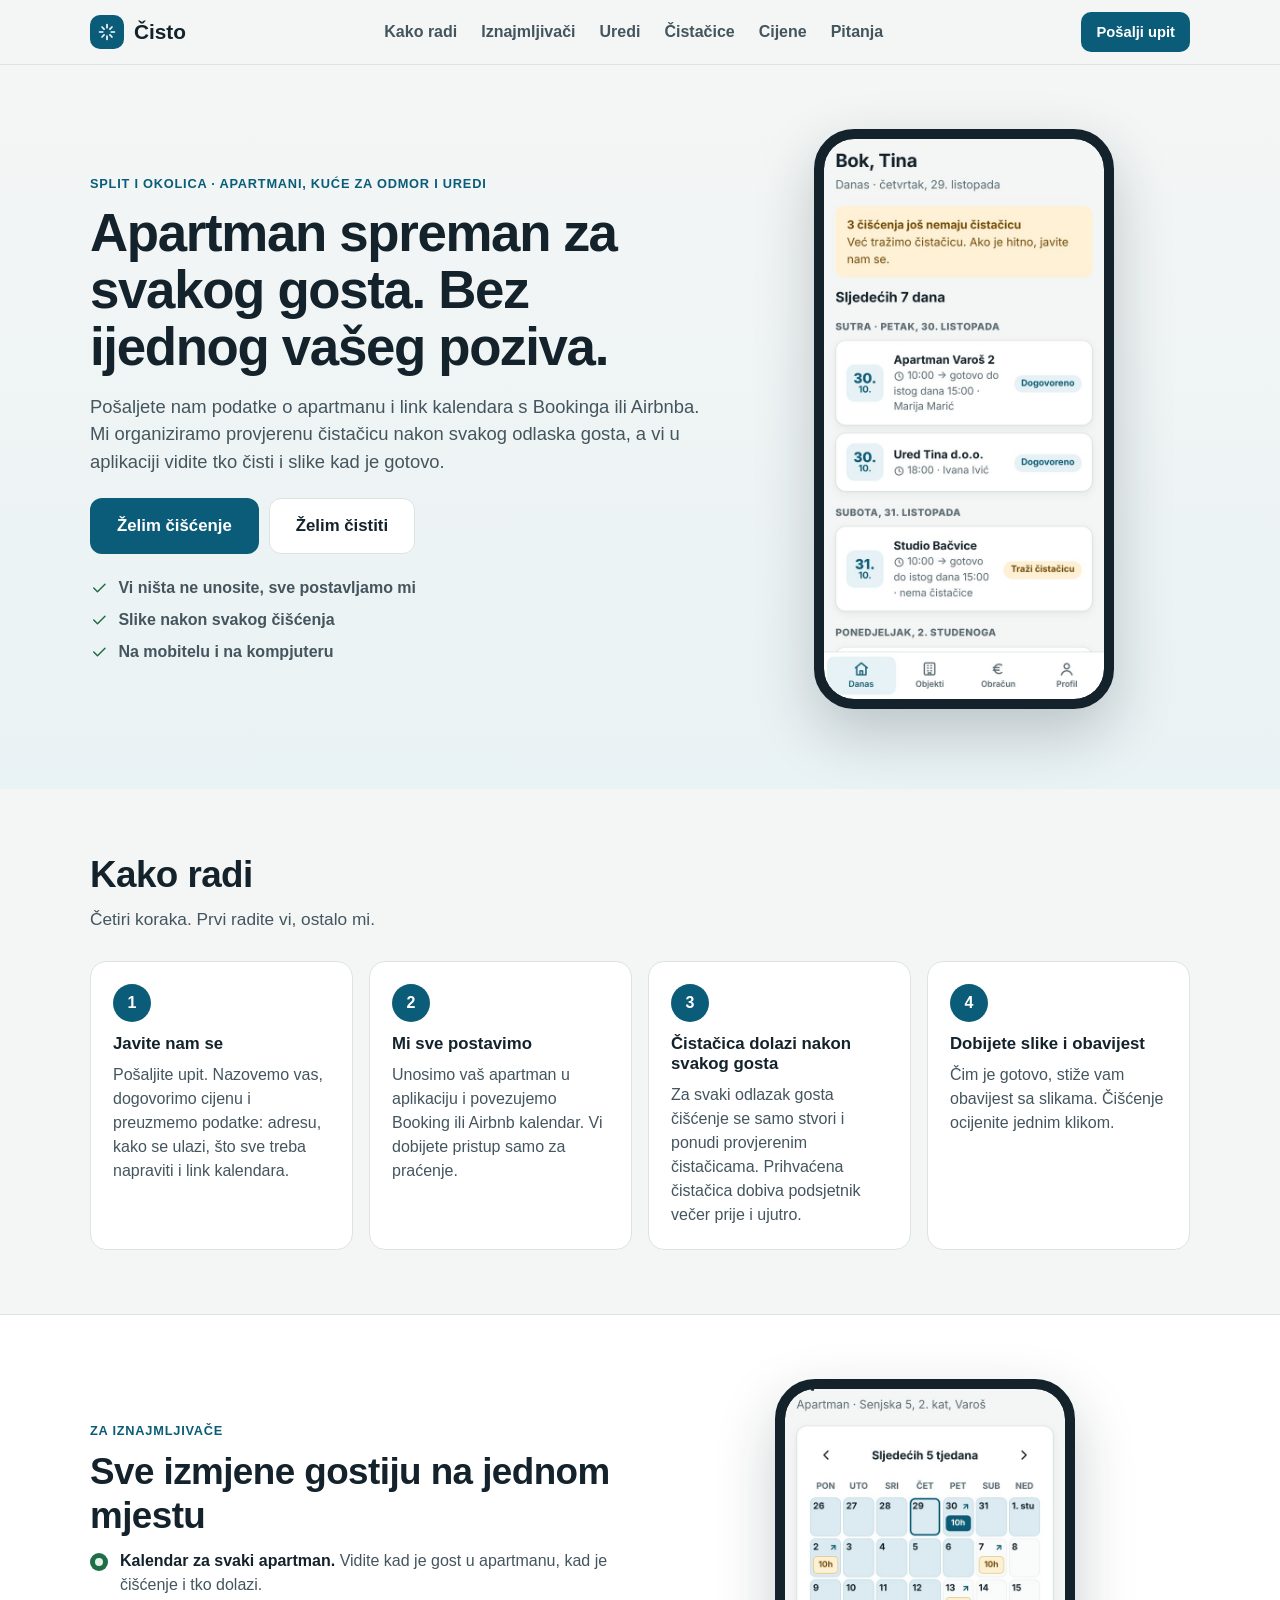
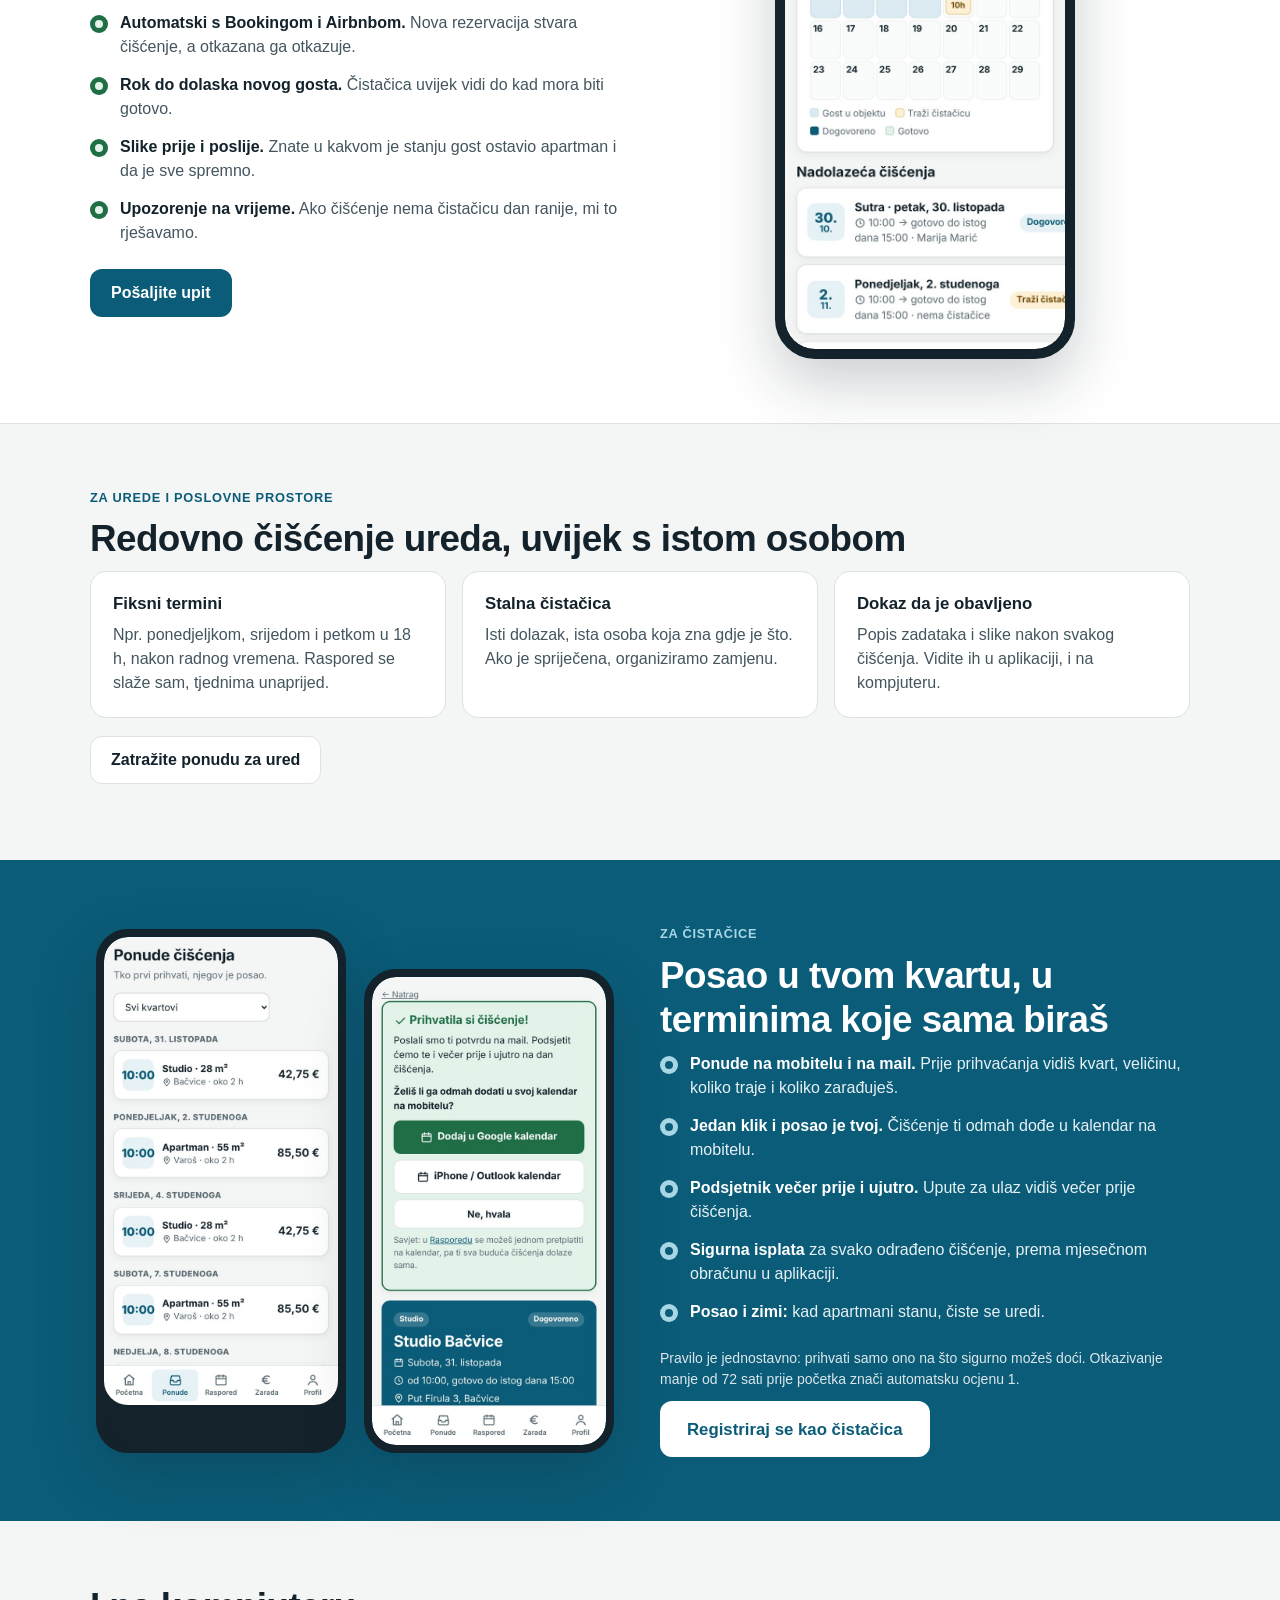
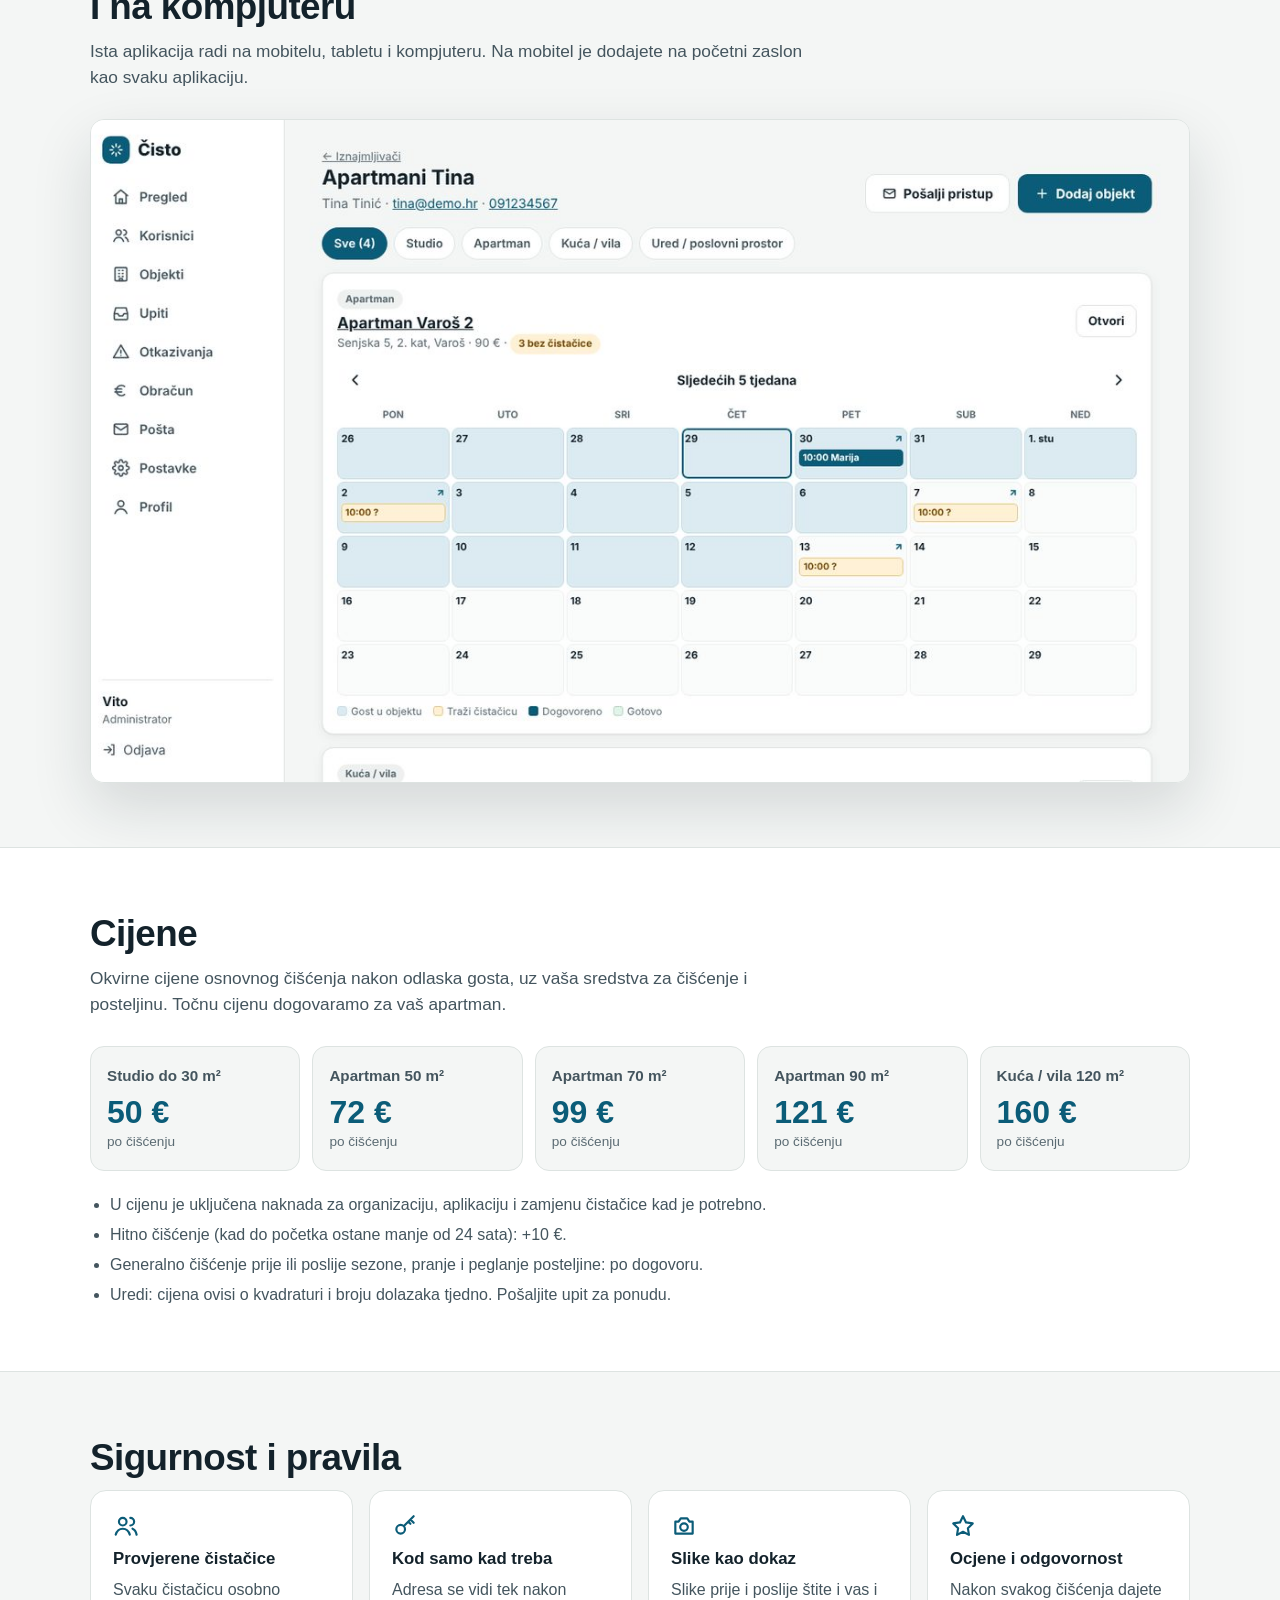
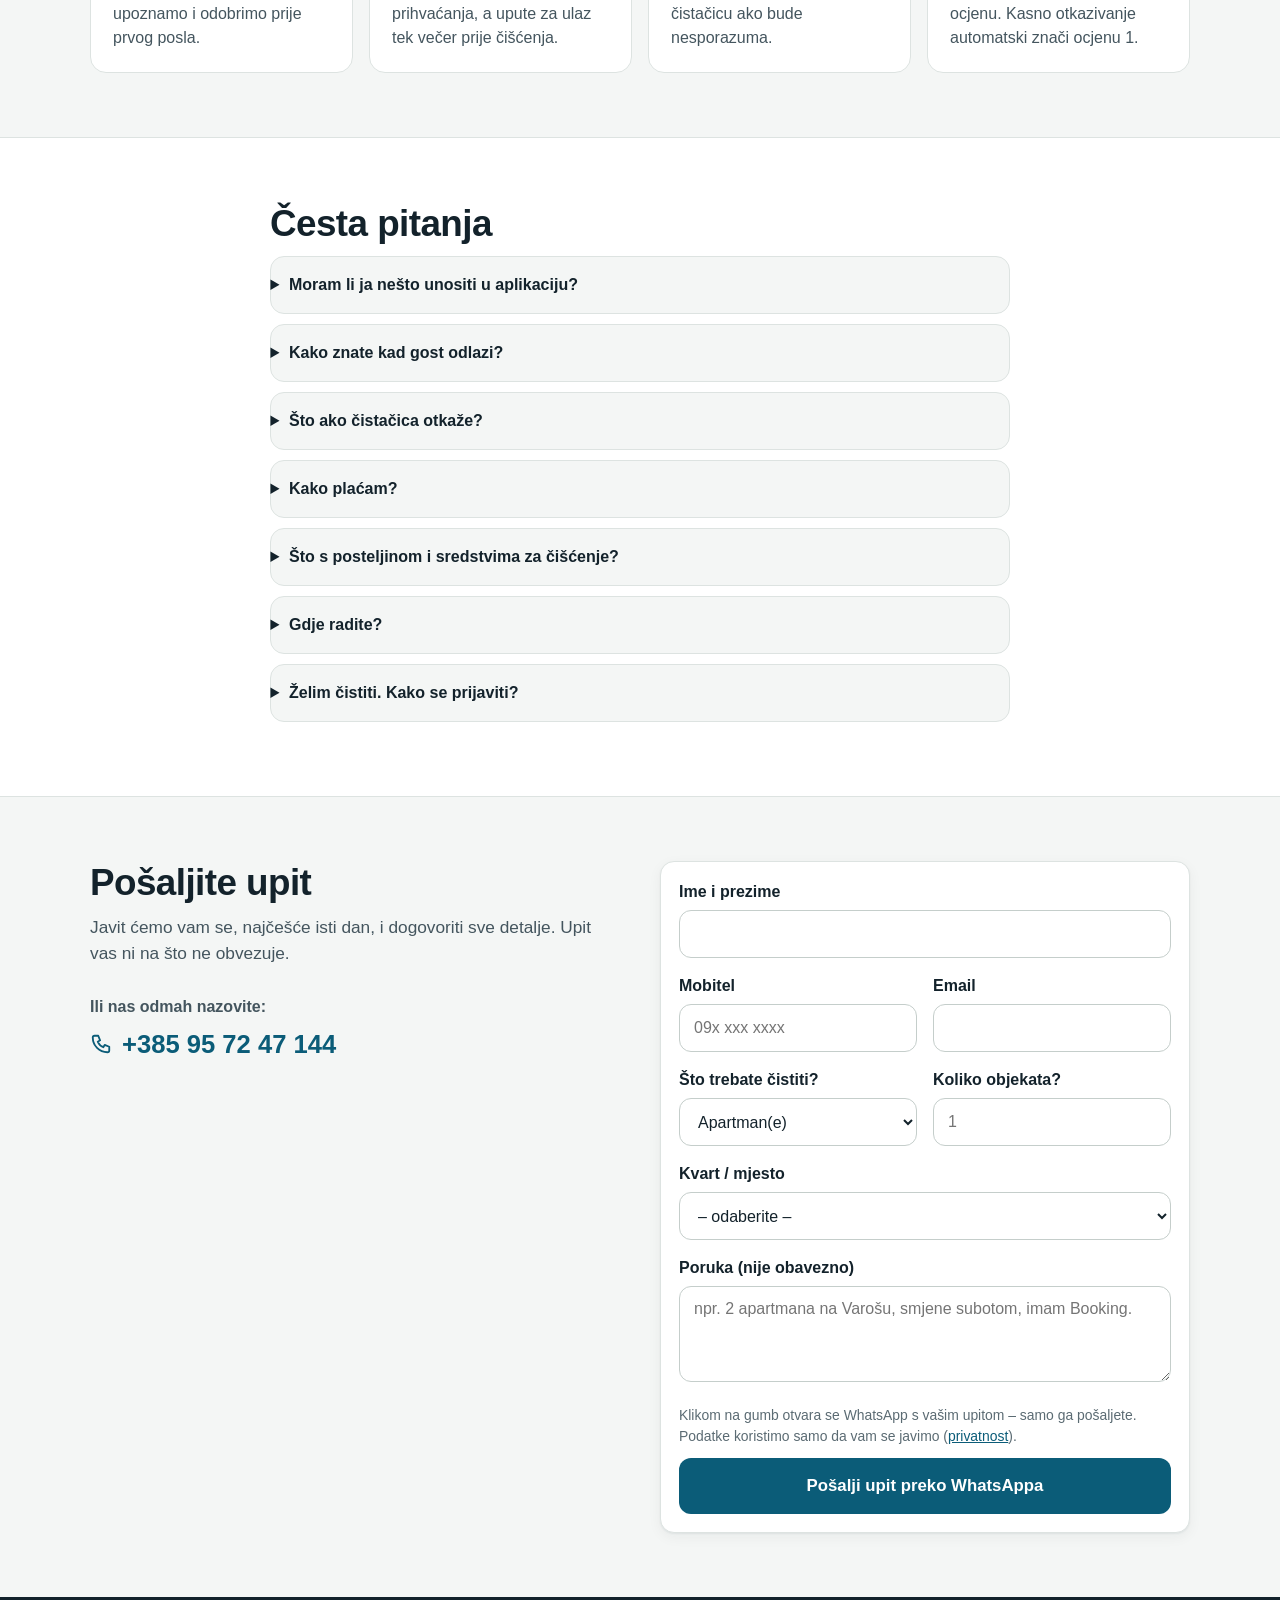
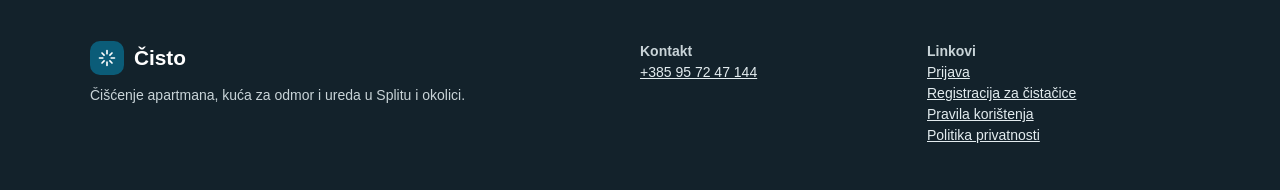
<file: index.html>
<!doctype html>
<html lang="hr">
<head>
<meta charset="utf-8">
<meta name="viewport" content="width=device-width, initial-scale=1, viewport-fit=cover">
<title>Čišćenje apartmana i ureda u Splitu · Čisto</title>
<meta name="theme-color" content="#0B5C78">
<link rel="icon" href="icon.png">
<link rel="apple-touch-icon" href="icon.png">
<meta name="apple-mobile-web-app-capable" content="yes">
<meta name="apple-mobile-web-app-title" content="Čisto">
<link rel="stylesheet" href="style.css">
</head>
<body class="">

<main class="main-public">
  
  

<header class="lp-top">
  <div class="lp-wrap lp-top-in">
    <a class="brand" href="#pocetak"><span class="brand-mark"><svg class="ic" width="20" height="20" viewBox="0 0 24 24" fill="none" stroke="currentColor" stroke-width="2" stroke-linecap="round" stroke-linejoin="round" aria-hidden="true"><path d="M12 3v4M12 17v4M3 12h4M17 12h4M6 6l2.5 2.5M15.5 15.5 18 18M18 6l-2.5 2.5M8.5 15.5 6 18"/></svg></span>Čisto</a>
    <nav class="lp-links" aria-label="Sadržaj stranice">
      <a href="#kako-radi">Kako radi</a><a href="#iznajmljivaci">Iznajmljivači</a><a href="#uredi">Uredi</a>
      <a href="#cistacice">Čistačice</a><a href="#cijene">Cijene</a><a href="#pitanja">Pitanja</a>
    </nav>
    <div class="row" style="gap:8px">
      <a class="btn btn-sm lp-hide-xs" href="#upit">Pošalji upit</a>
    </div>
  </div>
  <nav class="lp-links-m" aria-label="Sadržaj stranice (mobitel)">
    <a href="#kako-radi">Kako radi</a><a href="#iznajmljivaci">Iznajmljivači</a><a href="#uredi">Uredi</a>
    <a href="#cistacice">Čistačice</a><a href="#cijene">Cijene</a><a href="#pitanja">Pitanja</a>
  </nav>
</header>

<section class="lp-hero" id="pocetak">
  <div class="lp-wrap lp-hero-in">
    <div>
      <p class="lp-eyebrow">Split i okolica · apartmani, kuće za odmor i uredi</p>
      <h1>Apartman spreman za svakog gosta. Bez ijednog vašeg poziva.</h1>
      <p class="lead">Pošaljete nam podatke o apartmanu i link kalendara s Bookinga ili Airbnba. Mi organiziramo provjerenu čistačicu nakon svakog odlaska gosta, a vi u aplikaciji vidite tko čisti i slike kad je gotovo.</p>
      <div class="row" style="margin-top:22px">
        <a class="btn btn-lg" href="#upit">Želim čišćenje</a>
        <a class="btn btn-lg btn-secondary" href="https://wa.me/385957247144?text=Bok%2C%20%C5%BEelim%20%C4%8Distiti%20apartmane/urede%20preko%20aplikacije%20%C4%8Cisto.%20Zovem%20se%20">Želim čistiti</a>
      </div>
      <ul class="lp-ticks">
        <li><svg class="ic" width="18" height="18" viewBox="0 0 24 24" fill="none" stroke="currentColor" stroke-width="2" stroke-linecap="round" stroke-linejoin="round" aria-hidden="true"><path d="m5 12 5 5L20 7"/></svg> Vi ništa ne unosite, sve postavljamo mi</li>
        <li><svg class="ic" width="18" height="18" viewBox="0 0 24 24" fill="none" stroke="currentColor" stroke-width="2" stroke-linecap="round" stroke-linejoin="round" aria-hidden="true"><path d="m5 12 5 5L20 7"/></svg> Slike nakon svakog čišćenja</li>
        <li><svg class="ic" width="18" height="18" viewBox="0 0 24 24" fill="none" stroke="currentColor" stroke-width="2" stroke-linecap="round" stroke-linejoin="round" aria-hidden="true"><path d="m5 12 5 5L20 7"/></svg> Na mobitelu i na kompjuteru</li>
      </ul>
    </div>
    <div class="lp-phone-col">
      <div class="lp-phone"><img src="host.jpg" alt="Aplikacija na mobitelu: pregled čišćenja za sljedećih 7 dana" width="300" height="600"></div>
    </div>
  </div>
</section>

<section class="lp-sec" id="kako-radi">
  <div class="lp-wrap">
    <h2 class="lp-h2">Kako radi</h2>
    <p class="lp-sub">Četiri koraka. Prvi radite vi, ostalo mi.</p>
    <ol class="lp-steps">
      <li><span class="n">1</span><h3>Javite nam se</h3><p>Pošaljite upit. Nazovemo vas, dogovorimo cijenu i preuzmemo podatke: adresu, kako se ulazi, što sve treba napraviti i link kalendara.</p></li>
      <li><span class="n">2</span><h3>Mi sve postavimo</h3><p>Unosimo vaš apartman u aplikaciju i povezujemo Booking ili Airbnb kalendar. Vi dobijete pristup samo za praćenje.</p></li>
      <li><span class="n">3</span><h3>Čistačica dolazi nakon svakog gosta</h3><p>Za svaki odlazak gosta čišćenje se samo stvori i ponudi provjerenim čistačicama. Prihvaćena čistačica dobiva podsjetnik večer prije i ujutro.</p></li>
      <li><span class="n">4</span><h3>Dobijete slike i obavijest</h3><p>Čim je gotovo, stiže vam obavijest sa slikama. Čišćenje ocijenite jednim klikom.</p></li>
    </ol>
  </div>
</section>

<section class="lp-sec lp-alt" id="iznajmljivaci">
  <div class="lp-wrap lp-split">
    <div>
      <p class="lp-eyebrow">Za iznajmljivače</p>
      <h2 class="lp-h2">Sve izmjene gostiju na jednom mjestu</h2>
      <ul class="lp-list">
        <li><strong>Kalendar za svaki apartman.</strong> Vidite kad je gost u apartmanu, kad je čišćenje i tko dolazi.</li>
        <li><strong>Automatski s Bookingom i Airbnbom.</strong> Nova rezervacija stvara čišćenje, a otkazana ga otkazuje.</li>
        <li><strong>Rok do dolaska novog gosta.</strong> Čistačica uvijek vidi do kad mora biti gotovo.</li>
        <li><strong>Slike prije i poslije.</strong> Znate u kakvom je stanju gost ostavio apartman i da je sve spremno.</li>
        <li><strong>Upozorenje na vrijeme.</strong> Ako čišćenje nema čistačicu dan ranije, mi to rješavamo.</li>
      </ul>
      <a class="btn" href="#upit">Pošaljite upit</a>
    </div>
    <div class="lp-phone-col"><div class="lp-phone"><img src="cal.jpg" alt="Kalendar apartmana s označenim čišćenjima" width="300" height="600" loading="lazy"></div></div>
  </div>
</section>

<section class="lp-sec" id="uredi">
  <div class="lp-wrap">
    <p class="lp-eyebrow">Za urede i poslovne prostore</p>
    <h2 class="lp-h2">Redovno čišćenje ureda, uvijek s istom osobom</h2>
    <div class="lp-cards">
      <div class="lp-card"><h3>Fiksni termini</h3><p>Npr. ponedjeljkom, srijedom i petkom u 18 h, nakon radnog vremena. Raspored se slaže sam, tjednima unaprijed.</p></div>
      <div class="lp-card"><h3>Stalna čistačica</h3><p>Isti dolazak, ista osoba koja zna gdje je što. Ako je spriječena, organiziramo zamjenu.</p></div>
      <div class="lp-card"><h3>Dokaz da je obavljeno</h3><p>Popis zadataka i slike nakon svakog čišćenja. Vidite ih u aplikaciji, i na kompjuteru.</p></div>
    </div>
    <p style="margin-top:18px"><a class="btn btn-secondary" href="#upit">Zatražite ponudu za ured</a></p>
  </div>
</section>

<section class="lp-sec lp-dark" id="cistacice">
  <div class="lp-wrap lp-split lp-split-rev">
    <div class="lp-phone-col lp-phones-2">
      <div class="lp-phone"><img src="offers.jpg" alt="Ponude čišćenja po kvartovima" width="300" height="600" loading="lazy"></div>
      <div class="lp-phone"><img src="accepted.jpg" alt="Potvrda prihvaćenog čišćenja s dodavanjem u kalendar" width="300" height="600" loading="lazy"></div>
    </div>
    <div>
      <p class="lp-eyebrow">Za čistačice</p>
      <h2 class="lp-h2">Posao u tvom kvartu, u terminima koje sama biraš</h2>
      <ul class="lp-list">
        <li><strong>Ponude na mobitelu i na mail.</strong> Prije prihvaćanja vidiš kvart, veličinu, koliko traje i koliko zarađuješ.</li>
        <li><strong>Jedan klik i posao je tvoj.</strong> Čišćenje ti odmah dođe u kalendar na mobitelu.</li>
        <li><strong>Podsjetnik večer prije i ujutro.</strong> Upute za ulaz vidiš večer prije čišćenja.</li>
        <li><strong>Sigurna isplata</strong> za svako odrađeno čišćenje, prema mjesečnom obračunu u aplikaciji.</li>
        <li><strong>Posao i zimi:</strong> kad apartmani stanu, čiste se uredi.</li>
      </ul>
      <p class="small" style="opacity:.85">Pravilo je jednostavno: prihvati samo ono na što sigurno možeš doći. Otkazivanje manje od 72 sati prije početka znači automatsku ocjenu 1.</p>
      <a class="btn btn-lg lp-btn-light" href="https://wa.me/385957247144?text=Bok%2C%20%C5%BEelim%20%C4%8Distiti%20apartmane/urede%20preko%20aplikacije%20%C4%8Cisto.%20Zovem%20se%20">Registriraj se kao čistačica</a>
    </div>
  </div>
</section>

<section class="lp-sec">
  <div class="lp-wrap">
    <h2 class="lp-h2">I na kompjuteru</h2>
    <p class="lp-sub">Ista aplikacija radi na mobitelu, tabletu i kompjuteru. Na mobitel je dodajete na početni zaslon kao svaku aplikaciju.</p>
    <div class="lp-desk"><img src="desk.jpg" alt="Pregled svih objekata jednog iznajmljivača s kalendarima, na kompjuteru" width="1200" height="726" loading="lazy"></div>
  </div>
</section>

<section class="lp-sec lp-alt" id="cijene">
  <div class="lp-wrap">
    <h2 class="lp-h2">Cijene</h2>
    <p class="lp-sub">Okvirne cijene osnovnog čišćenja nakon odlaska gosta, uz vaša sredstva za čišćenje i posteljinu. Točnu cijenu dogovaramo za vaš apartman.</p>
    <div class="lp-prices">
      
      <div class="lp-price"><div class="l">Studio do 30 m²</div><div class="p">50 €</div><div class="s">po čišćenju</div></div>
      
      <div class="lp-price"><div class="l">Apartman 50 m²</div><div class="p">72 €</div><div class="s">po čišćenju</div></div>
      
      <div class="lp-price"><div class="l">Apartman 70 m²</div><div class="p">99 €</div><div class="s">po čišćenju</div></div>
      
      <div class="lp-price"><div class="l">Apartman 90 m²</div><div class="p">121 €</div><div class="s">po čišćenju</div></div>
      
      <div class="lp-price"><div class="l">Kuća / vila 120 m²</div><div class="p">160 €</div><div class="s">po čišćenju</div></div>
      
    </div>
    <ul class="lp-notes">
      <li>U cijenu je uključena naknada za organizaciju, aplikaciju i zamjenu čistačice kad je potrebno.</li>
      <li>Hitno čišćenje (kad do početka ostane manje od 24 sata): +10 €.</li>
      <li>Generalno čišćenje prije ili poslije sezone, pranje i peglanje posteljine: po dogovoru.</li>
      <li>Uredi: cijena ovisi o kvadraturi i broju dolazaka tjedno. Pošaljite upit za ponudu.</li>
    </ul>
  </div>
</section>

<section class="lp-sec" id="sigurnost">
  <div class="lp-wrap">
    <h2 class="lp-h2">Sigurnost i pravila</h2>
    <div class="lp-cards">
      <div class="lp-card"><svg class="ic" width="26" height="26" viewBox="0 0 24 24" fill="none" stroke="currentColor" stroke-width="2" stroke-linecap="round" stroke-linejoin="round" aria-hidden="true"><circle cx="9" cy="8" r="3.5"/><path d="M2.5 20c1-3.5 3.5-5.5 6.5-5.5s5.5 2 6.5 5.5"/><path d="M16 4.5a3.5 3.5 0 0 1 0 7M18 14.5c2 .7 3.2 2.6 3.8 5.5"/></svg><h3>Provjerene čistačice</h3><p>Svaku čistačicu osobno upoznamo i odobrimo prije prvog posla.</p></div>
      <div class="lp-card"><svg class="ic" width="26" height="26" viewBox="0 0 24 24" fill="none" stroke="currentColor" stroke-width="2" stroke-linecap="round" stroke-linejoin="round" aria-hidden="true"><circle cx="8" cy="15" r="4"/><path d="m11 12 9-9M17 6l3 3M15 8l2 2"/></svg><h3>Kod samo kad treba</h3><p>Adresa se vidi tek nakon prihvaćanja, a upute za ulaz tek večer prije čišćenja.</p></div>
      <div class="lp-card"><svg class="ic" width="26" height="26" viewBox="0 0 24 24" fill="none" stroke="currentColor" stroke-width="2" stroke-linecap="round" stroke-linejoin="round" aria-hidden="true"><path d="M4 8h3l2-3h6l2 3h3v11H4z"/><circle cx="12" cy="13" r="3.5"/></svg><h3>Slike kao dokaz</h3><p>Slike prije i poslije štite i vas i čistačicu ako bude nesporazuma.</p></div>
      <div class="lp-card"><svg class="ic" width="26" height="26" viewBox="0 0 24 24" fill="none" stroke="currentColor" stroke-width="2" stroke-linecap="round" stroke-linejoin="round" aria-hidden="true"><path d="m12 3 2.8 5.7 6.2.9-4.5 4.4 1 6.2L12 17.3 6.5 20.2l1-6.2L3 9.6l6.2-.9z"/></svg><h3>Ocjene i odgovornost</h3><p>Nakon svakog čišćenja dajete ocjenu. Kasno otkazivanje automatski znači ocjenu 1.</p></div>
    </div>
  </div>
</section>

<section class="lp-sec lp-alt" id="pitanja">
  <div class="lp-wrap lp-narrow">
    <h2 class="lp-h2">Česta pitanja</h2>
    <details class="lp-faq"><summary>Moram li ja nešto unositi u aplikaciju?</summary><p>Ne. Vaše apartmane, upute i kalendar postavljamo mi. Vi dobivate pristup u kojem pratite čišćenja i gledate slike.</p></details>
    <details class="lp-faq"><summary>Kako znate kad gost odlazi?</summary><p>Booking i Airbnb nude link kalendara koji nam pošaljete (pokazat ćemo vam gdje se nalazi). Aplikacija ga provjerava svakih 30 minuta i za svaki odlazak sama stvori čišćenje. Gosti izvan tih platformi upisuju se ručno.</p></details>
    <details class="lp-faq"><summary>Što ako čistačica otkaže?</summary><p>Čišćenje se automatski ponovno nudi ostalim čistačicama, a mi pratimo da se popuni na vrijeme. Čistačica koja kasno otkaže dobiva automatsku ocjenu 1.</p></details>
    <details class="lp-faq"><summary>Kako plaćam?</summary><p>Jednom mjesečno, prema obračunu koji vidite u aplikaciji. Tamo je popis svih odrađenih čišćenja.</p></details>
    <details class="lp-faq"><summary>Što s posteljinom i sredstvima za čišćenje?</summary><p>Ako nije drugačije dogovoreno, čisti se vašim sredstvima i posteljinom. Pranje i peglanje posteljine može se dogovoriti posebno.</p></details>
    <details class="lp-faq"><summary>Gdje radite?</summary><p>U Splitu i okolici: Solin, Kaštela, Podstrana, Trogir, Čiovo i Omiš. Za ostala mjesta pošaljite upit.</p></details>
    <details class="lp-faq"><summary>Želim čistiti. Kako se prijaviti?</summary><p><a href="https://wa.me/385957247144?text=Bok%2C%20%C5%BEelim%20%C4%8Distiti%20apartmane/urede%20preko%20aplikacije%20%C4%8Cisto.%20Zovem%20se%20">Registriraj se</a> i odaberi kvartove u kojima želiš raditi. Javit ćemo ti se za kratki razgovor, a nakon odobrenja počinješ dobivati ponude.</p></details>
  </div>
</section>

<section class="lp-sec" id="upit">
  <div class="lp-wrap lp-split lp-top-align">
    <div>
      <h2 class="lp-h2">Pošaljite upit</h2>
      <p class="lp-sub">Javit ćemo vam se, najčešće isti dan, i dogovoriti sve detalje. Upit vas ni na što ne obvezuje.</p>
      <p class="lp-call">Ili nas odmah nazovite:<br><a href="tel:+385957247144"><svg class="ic" width="22" height="22" viewBox="0 0 24 24" fill="none" stroke="currentColor" stroke-width="2" stroke-linecap="round" stroke-linejoin="round" aria-hidden="true"><path d="M5 3h4l2 5-2.5 1.5a11 11 0 0 0 6 6L16 13l5 2v4a2 2 0 0 1-2 2A16 16 0 0 1 3 5a2 2 0 0 1 2-2"/></svg> +385 95 72 47 144</a></p>
    </div>
    <form class="card lp-form" id="upit-forma">
      
      
      <div class="lp-hp" aria-hidden="true"><label for="web_stranica">Ne ispunjavati</label><input id="web_stranica" name="web_stranica" type="text" tabindex="-1" autocomplete="off"></div>
      <div class="field"><label for="u-ime">Ime i prezime</label><input id="u-ime" name="ime" type="text" autocomplete="name" required></div>
      <div class="form-2">
        <div class="field"><label for="u-tel">Mobitel</label><input id="u-tel" name="telefon" type="tel" autocomplete="tel" placeholder="09x xxx xxxx"></div>
        <div class="field"><label for="u-email">Email</label><input id="u-email" name="email" type="email" autocomplete="email"></div>
      </div>
      <div class="form-2">
        <div class="field"><label for="u-vrsta">Što trebate čistiti?</label>
          <select id="u-vrsta" name="vrsta"><option value="apartman">Apartman(e)</option><option value="kuca">Kuću za odmor / vilu</option><option value="ured">Ured / poslovni prostor</option></select></div>
        <div class="field"><label for="u-broj">Koliko objekata?</label><input id="u-broj" name="broj" type="number" min="1" max="200" inputmode="numeric" placeholder="1"></div>
      </div>
      <div class="field"><label for="u-kvart">Kvart / mjesto</label>
        <select id="u-kvart" name="kvart"><option value="">– odaberite –</option><option>Grad (centar)</option><option>Varoš</option><option>Meje</option><option>Bačvice</option><option>Firule</option><option>Lučac-Manuš</option><option>Bol</option><option>Spinut</option><option>Poljud</option><option>Lokve</option><option>Gripe</option><option>Kman</option><option>Sućidar</option><option>Trstenik</option><option>Žnjan</option><option>Mertojak</option><option>Pujanke</option><option>Kocunar</option><option>Visoka</option><option>Brda</option><option>Ravne njive</option><option>Kila</option><option>Sirobuja</option><option>Stobreč</option><option>Kamen</option><option>Podstrana</option><option>Solin</option><option>Kaštela</option><option>Trogir</option><option>Čiovo</option><option>Omiš</option><option>Ostalo</option></select></div>
      <div class="field"><label for="u-poruka">Poruka (nije obavezno)</label><textarea id="u-poruka" name="poruka" rows="3" placeholder="npr. 2 apartmana na Varošu, smjene subotom, imam Booking."></textarea></div>
      <p class="hint">Klikom na gumb otvara se WhatsApp s vašim upitom – samo ga pošaljete. Podatke koristimo samo da vam se javimo (<a href="privatnost.html">privatnost</a>).</p>
      <button class="btn btn-lg btn-block">Pošalji upit preko WhatsAppa</button>
    </form>
  </div>
</section>

<footer class="lp-foot">
  <div class="lp-wrap lp-foot-in">
    <div><a class="brand" href="#pocetak" style="color:#fff"><span class="brand-mark"><svg class="ic" width="20" height="20" viewBox="0 0 24 24" fill="none" stroke="currentColor" stroke-width="2" stroke-linecap="round" stroke-linejoin="round" aria-hidden="true"><path d="M12 3v4M12 17v4M3 12h4M17 12h4M6 6l2.5 2.5M15.5 15.5 18 18M18 6l-2.5 2.5M8.5 15.5 6 18"/></svg></span>Čisto</a>
      <p class="small" style="margin-top:10px">Čišćenje apartmana, kuća za odmor i ureda u Splitu i okolici.</p></div>
    <div class="small"><strong>Kontakt</strong><br><a href="tel:+385957247144">+385 95 72 47 144</a></div>
    <div class="small"><strong>Linkovi</strong><br><a href="https://wa.me/385957247144?text=Bok%2C%20imam%20pitanje%20o%20aplikaciji%20%C4%8Cisto.">Prijava</a><br><a href="https://wa.me/385957247144?text=Bok%2C%20%C5%BEelim%20%C4%8Distiti%20apartmane/urede%20preko%20aplikacije%20%C4%8Cisto.%20Zovem%20se%20">Registracija za čistačice</a><br><a href="pravila.html">Pravila korištenja</a><br><a href="privatnost.html">Politika privatnosti</a></div>
  </div>
</footer>
<a class="btn lp-fab" href="#upit">Pošalji upit</a>

</main>

<script>
document.getElementById('upit-forma').addEventListener('submit', function (e) {
  e.preventDefault();
  var f = e.target, v = function (n) { var el = f.elements[n]; return el ? el.value.trim() : ''; };
  if (!v('ime')) { f.elements['ime'].focus(); return; }
  var vrsta = f.elements['vrsta'].options[f.elements['vrsta'].selectedIndex].text;
  var t = 'Bok! Upit za čišćenje (Čisto)\nIme: ' + v('ime') + (v('telefon') ? '\nMobitel: ' + v('telefon') : '') +
          (v('email') ? '\nEmail: ' + v('email') : '') + '\nŠto: ' + vrsta + (v('broj') ? '\nBroj objekata: ' + v('broj') : '') +
          (v('kvart') ? '\nKvart: ' + v('kvart') : '') + (v('poruka') ? '\nPoruka: ' + v('poruka') : '');
  window.location.href = 'https://wa.me/385957247144?text=' + encodeURIComponent(t);
});
</script>
</body>
</html>
</file>
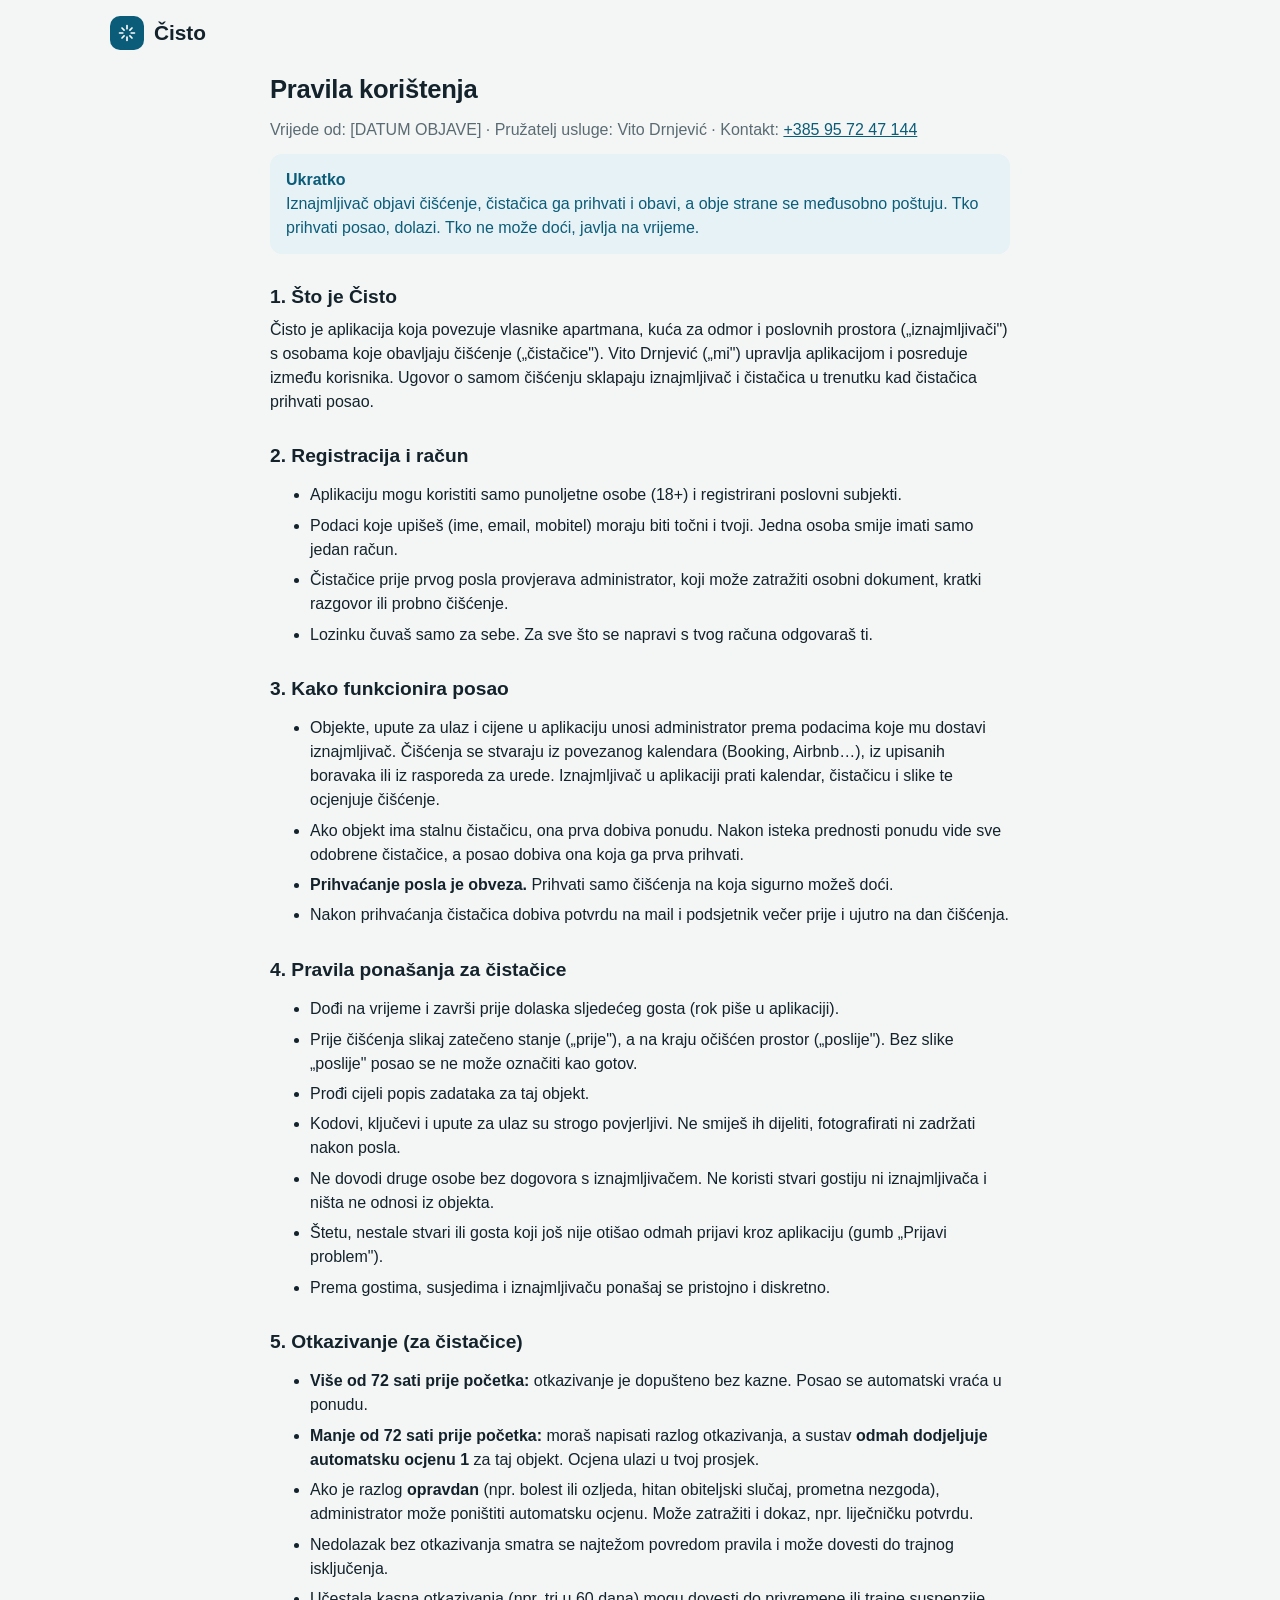
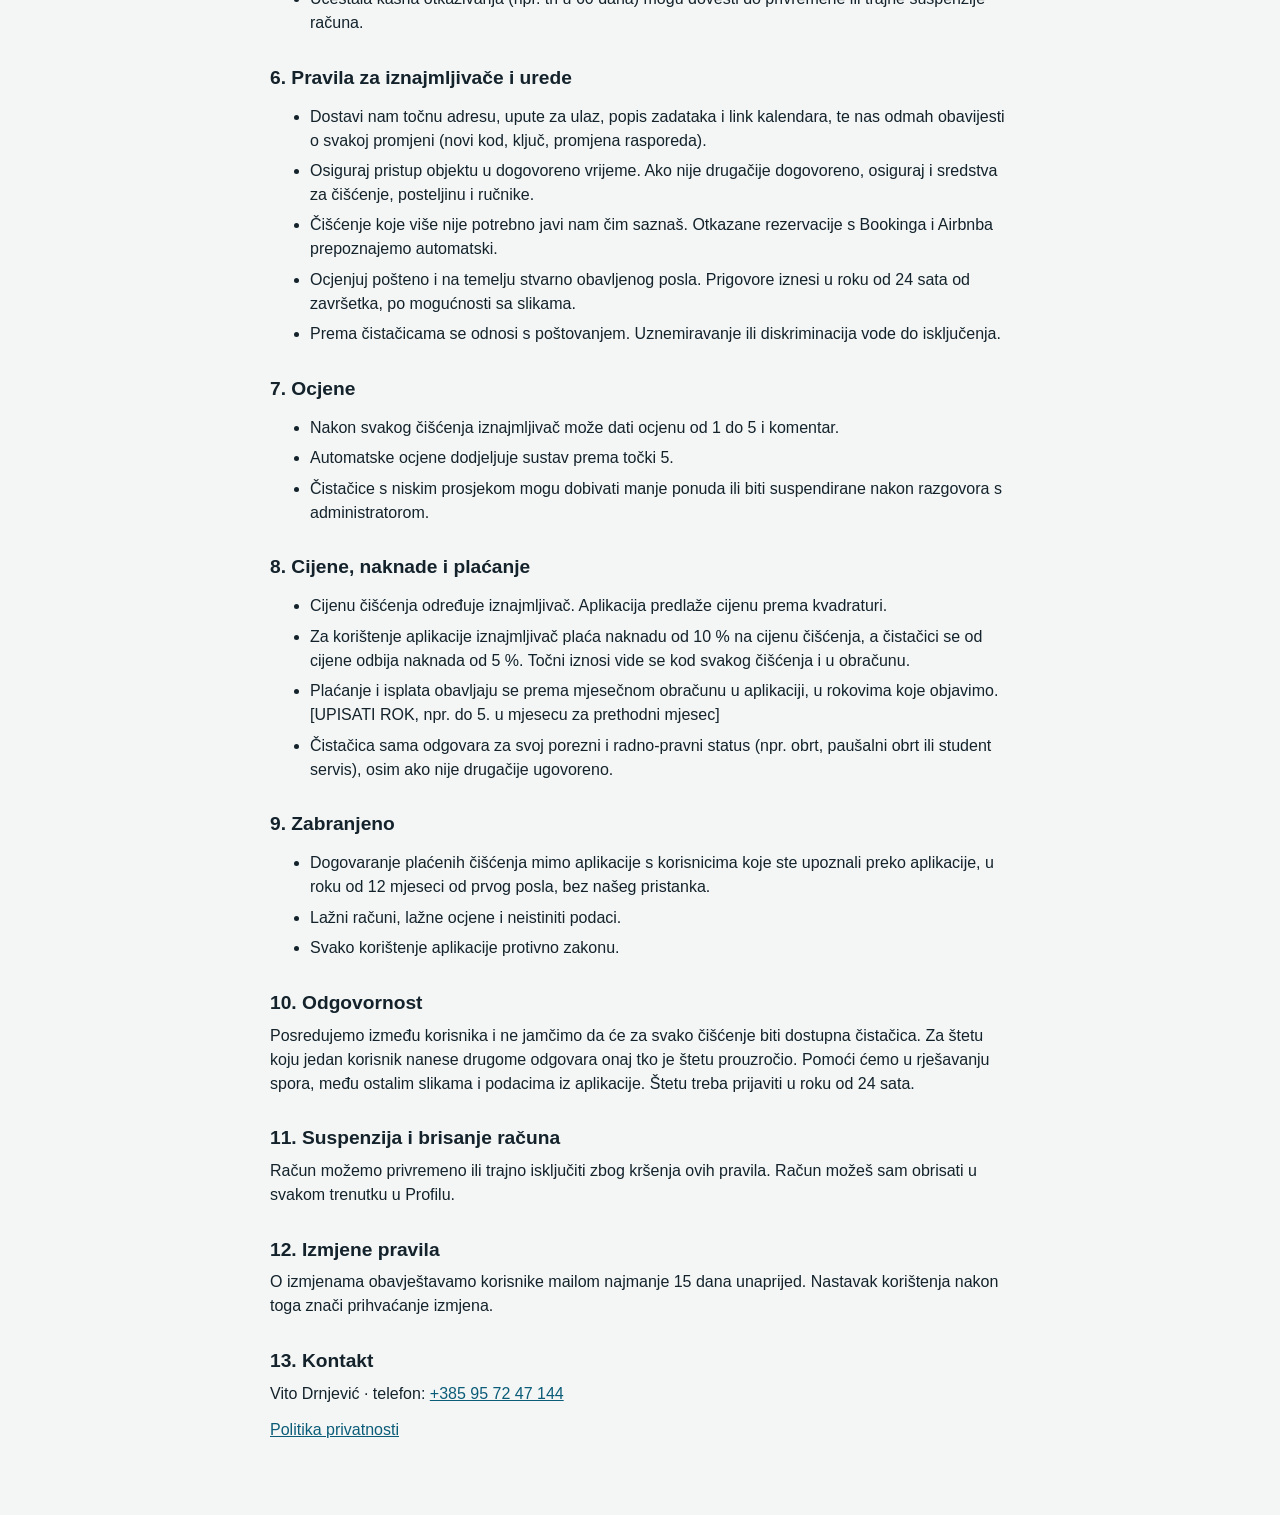
<file: pravila.html>
<!doctype html>
<html lang="hr">
<head>
<meta charset="utf-8">
<meta name="viewport" content="width=device-width, initial-scale=1, viewport-fit=cover">
<title>Pravila korištenja · Čisto</title>
<meta name="theme-color" content="#0B5C78">
<link rel="icon" href="icon.png">
<link rel="apple-touch-icon" href="icon.png">
<meta name="apple-mobile-web-app-capable" content="yes">
<meta name="apple-mobile-web-app-title" content="Čisto">
<link rel="stylesheet" href="style.css">
</head>
<body class="">

<main class="main-public">
  
  
  
  
<header class="pub-top"><a class="brand" href="index.html"><span class="brand-mark"><svg class="ic" width="20" height="20" viewBox="0 0 24 24" fill="none" stroke="currentColor" stroke-width="2" stroke-linecap="round" stroke-linejoin="round" aria-hidden="true"><path d="M12 3v4M12 17v4M3 12h4M17 12h4M6 6l2.5 2.5M15.5 15.5 18 18M18 6l-2.5 2.5M8.5 15.5 6 18"/></svg></span>Čisto</a></header>
<article class="legal">
<h1>Pravila korištenja</h1>
<p class="muted">Vrijede od: [DATUM OBJAVE] · Pružatelj usluge: Vito Drnjević · Kontakt: <a href="tel:+385957247144">+385 95 72 47 144</a></p>

<div class="notice notice-info"><strong>Ukratko</strong>Iznajmljivač objavi čišćenje, čistačica ga prihvati i obavi, a obje strane se međusobno poštuju. Tko prihvati posao, dolazi. Tko ne može doći, javlja na vrijeme.</div>

<h2>1. Što je Čisto</h2>
<p>Čisto je aplikacija koja povezuje vlasnike apartmana, kuća za odmor i poslovnih prostora („iznajmljivači") s osobama koje obavljaju čišćenje („čistačice"). Vito Drnjević („mi") upravlja aplikacijom i posreduje između korisnika. Ugovor o samom čišćenju sklapaju iznajmljivač i čistačica u trenutku kad čistačica prihvati posao.</p>

<h2>2. Registracija i račun</h2>
<ul>
  <li>Aplikaciju mogu koristiti samo punoljetne osobe (18+) i registrirani poslovni subjekti.</li>
  <li>Podaci koje upišeš (ime, email, mobitel) moraju biti točni i tvoji. Jedna osoba smije imati samo jedan račun.</li>
  <li>Čistačice prije prvog posla provjerava administrator, koji može zatražiti osobni dokument, kratki razgovor ili probno čišćenje.</li>
  <li>Lozinku čuvaš samo za sebe. Za sve što se napravi s tvog računa odgovaraš ti.</li>
</ul>

<h2>3. Kako funkcionira posao</h2>
<ul>
  <li>Objekte, upute za ulaz i cijene u aplikaciju unosi administrator prema podacima koje mu dostavi iznajmljivač. Čišćenja se stvaraju iz povezanog kalendara (Booking, Airbnb…), iz upisanih boravaka ili iz rasporeda za urede. Iznajmljivač u aplikaciji prati kalendar, čistačicu i slike te ocjenjuje čišćenje.</li>
  <li>Ako objekt ima stalnu čistačicu, ona prva dobiva ponudu. Nakon isteka prednosti ponudu vide sve odobrene čistačice, a posao dobiva ona koja ga prva prihvati.</li>
  <li><strong>Prihvaćanje posla je obveza.</strong> Prihvati samo čišćenja na koja sigurno možeš doći.</li>
  <li>Nakon prihvaćanja čistačica dobiva potvrdu na mail i podsjetnik večer prije i ujutro na dan čišćenja.</li>
</ul>

<h2>4. Pravila ponašanja za čistačice</h2>
<ul>
  <li>Dođi na vrijeme i završi prije dolaska sljedećeg gosta (rok piše u aplikaciji).</li>
  <li>Prije čišćenja slikaj zatečeno stanje („prije"), a na kraju očišćen prostor („poslije"). Bez slike „poslije" posao se ne može označiti kao gotov.</li>
  <li>Prođi cijeli popis zadataka za taj objekt.</li>
  <li>Kodovi, ključevi i upute za ulaz su strogo povjerljivi. Ne smiješ ih dijeliti, fotografirati ni zadržati nakon posla.</li>
  <li>Ne dovodi druge osobe bez dogovora s iznajmljivačem. Ne koristi stvari gostiju ni iznajmljivača i ništa ne odnosi iz objekta.</li>
  <li>Štetu, nestale stvari ili gosta koji još nije otišao odmah prijavi kroz aplikaciju (gumb „Prijavi problem").</li>
  <li>Prema gostima, susjedima i iznajmljivaču ponašaj se pristojno i diskretno.</li>
</ul>

<h2 id="otkazivanje">5. Otkazivanje (za čistačice)</h2>
<ul>
  <li><strong>Više od 72 sati prije početka:</strong> otkazivanje je dopušteno bez kazne. Posao se automatski vraća u ponudu.</li>
  <li><strong>Manje od 72 sati prije početka:</strong> moraš napisati razlog otkazivanja, a sustav <strong>odmah dodjeljuje automatsku ocjenu 1</strong> za taj objekt. Ocjena ulazi u tvoj prosjek.</li>
  <li>Ako je razlog <strong>opravdan</strong> (npr. bolest ili ozljeda, hitan obiteljski slučaj, prometna nezgoda), administrator može poništiti automatsku ocjenu. Može zatražiti i dokaz, npr. liječničku potvrdu.</li>
  <li>Nedolazak bez otkazivanja smatra se najtežom povredom pravila i može dovesti do trajnog isključenja.</li>
  <li>Učestala kasna otkazivanja (npr. tri u 60 dana) mogu dovesti do privremene ili trajne suspenzije računa.</li>
</ul>

<h2>6. Pravila za iznajmljivače i urede</h2>
<ul>
  <li>Dostavi nam točnu adresu, upute za ulaz, popis zadataka i link kalendara, te nas odmah obavijesti o svakoj promjeni (novi kod, ključ, promjena rasporeda).</li>
  <li>Osiguraj pristup objektu u dogovoreno vrijeme. Ako nije drugačije dogovoreno, osiguraj i sredstva za čišćenje, posteljinu i ručnike.</li>
  <li>Čišćenje koje više nije potrebno javi nam čim saznaš. Otkazane rezervacije s Bookinga i Airbnba prepoznajemo automatski.</li>
  <li>Ocjenjuj pošteno i na temelju stvarno obavljenog posla. Prigovore iznesi u roku od 24 sata od završetka, po mogućnosti sa slikama.</li>
  <li>Prema čistačicama se odnosi s poštovanjem. Uznemiravanje ili diskriminacija vode do isključenja.</li>
</ul>

<h2>7. Ocjene</h2>
<ul>
  <li>Nakon svakog čišćenja iznajmljivač može dati ocjenu od 1 do 5 i komentar.</li>
  <li>Automatske ocjene dodjeljuje sustav prema točki 5.</li>
  <li>Čistačice s niskim prosjekom mogu dobivati manje ponuda ili biti suspendirane nakon razgovora s administratorom.</li>
</ul>

<h2>8. Cijene, naknade i plaćanje</h2>
<ul>
  <li>Cijenu čišćenja određuje iznajmljivač. Aplikacija predlaže cijenu prema kvadraturi.</li>
  <li>Za korištenje aplikacije iznajmljivač plaća naknadu od 10 % na cijenu čišćenja, a čistačici se od cijene odbija naknada od 5 %. Točni iznosi vide se kod svakog čišćenja i u obračunu.</li>
  <li>Plaćanje i isplata obavljaju se prema mjesečnom obračunu u aplikaciji, u rokovima koje objavimo. [UPISATI ROK, npr. do 5. u mjesecu za prethodni mjesec]</li>
  <li>Čistačica sama odgovara za svoj porezni i radno-pravni status (npr. obrt, paušalni obrt ili student servis), osim ako nije drugačije ugovoreno.</li>
</ul>

<h2>9. Zabranjeno</h2>
<ul>
  <li>Dogovaranje plaćenih čišćenja mimo aplikacije s korisnicima koje ste upoznali preko aplikacije, u roku od 12 mjeseci od prvog posla, bez našeg pristanka.</li>
  <li>Lažni računi, lažne ocjene i neistiniti podaci.</li>
  <li>Svako korištenje aplikacije protivno zakonu.</li>
</ul>

<h2>10. Odgovornost</h2>
<p>Posredujemo između korisnika i ne jamčimo da će za svako čišćenje biti dostupna čistačica. Za štetu koju jedan korisnik nanese drugome odgovara onaj tko je štetu prouzročio. Pomoći ćemo u rješavanju spora, među ostalim slikama i podacima iz aplikacije. Štetu treba prijaviti u roku od 24 sata.</p>

<h2>11. Suspenzija i brisanje računa</h2>
<p>Račun možemo privremeno ili trajno isključiti zbog kršenja ovih pravila. Račun možeš sam obrisati u svakom trenutku u Profilu.</p>

<h2>12. Izmjene pravila</h2>
<p>O izmjenama obavještavamo korisnike mailom najmanje 15 dana unaprijed. Nastavak korištenja nakon toga znači prihvaćanje izmjena.</p>

<h2>13. Kontakt</h2>
<p>Vito Drnjević · telefon: <a href="tel:+385957247144">+385 95 72 47 144</a></p>
<p><a href="privatnost.html">Politika privatnosti</a></p>
</article>

</main>

</body>
</html>
</file>
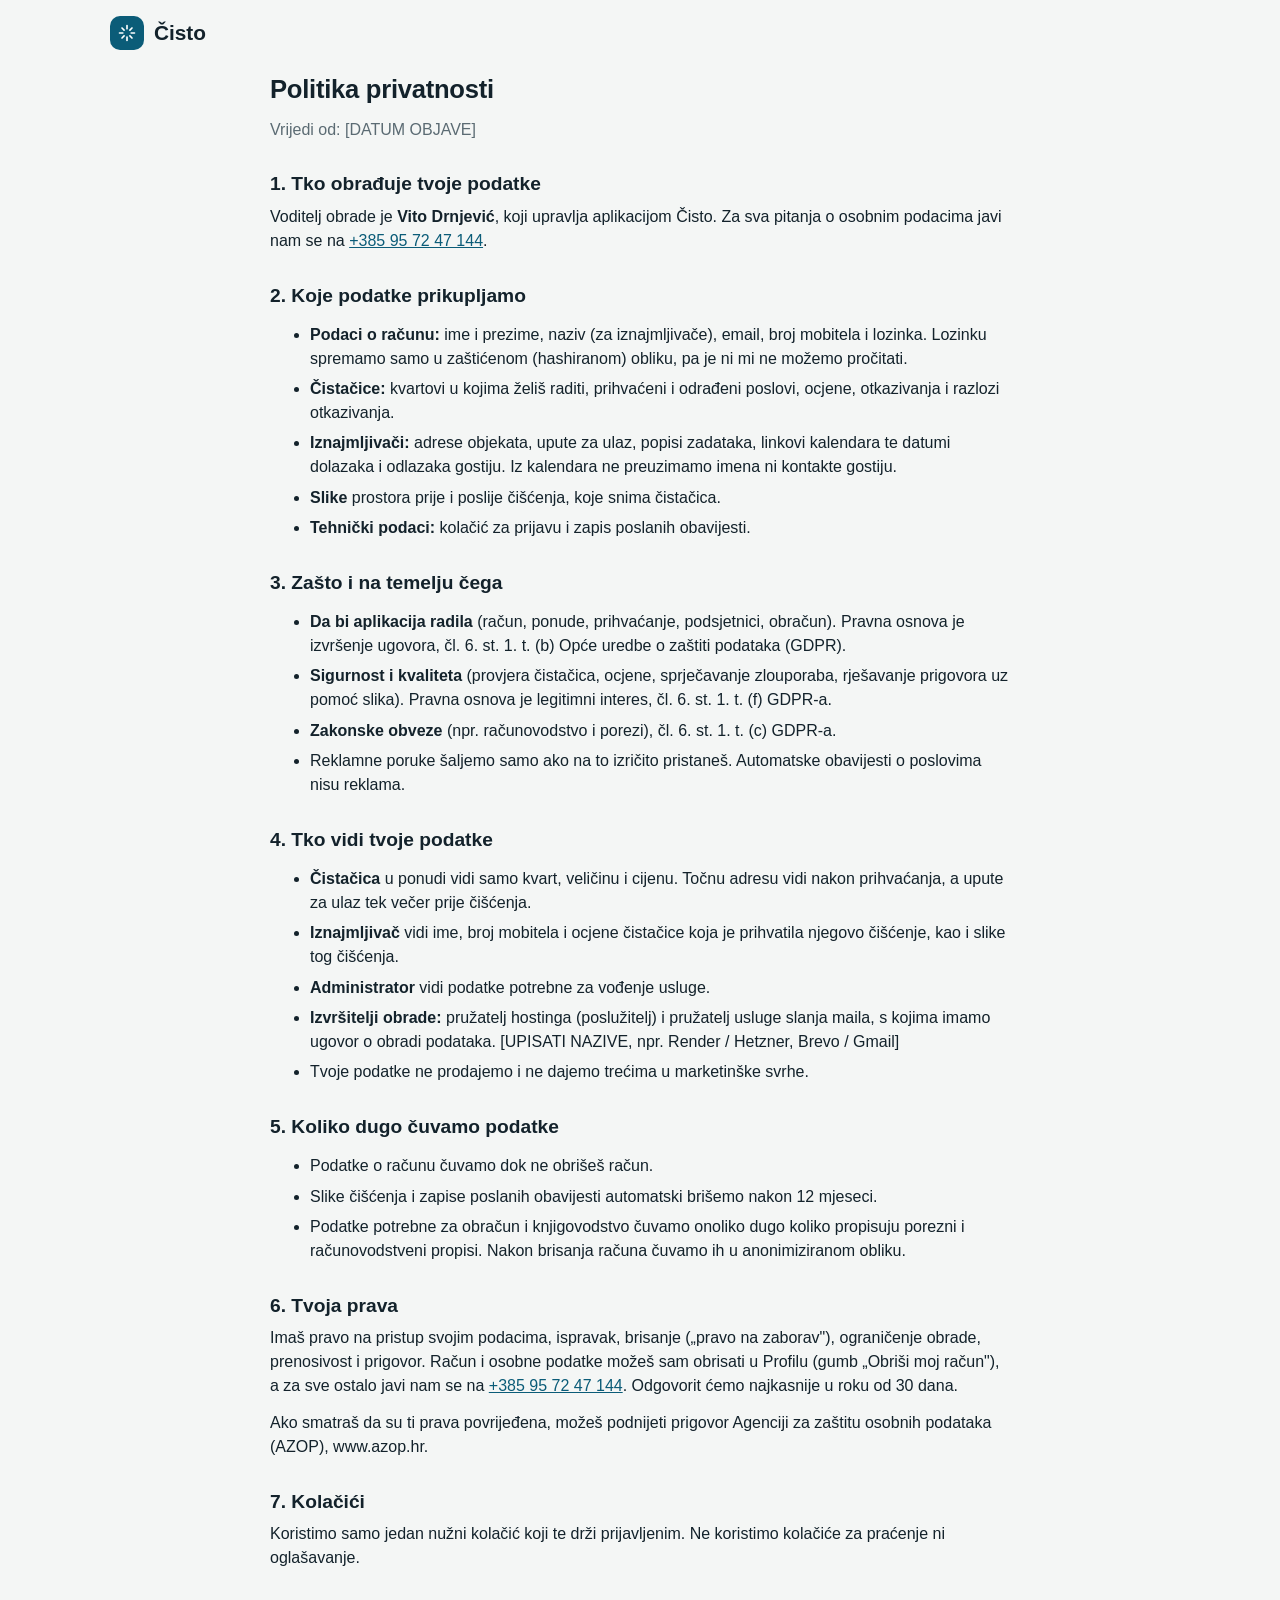
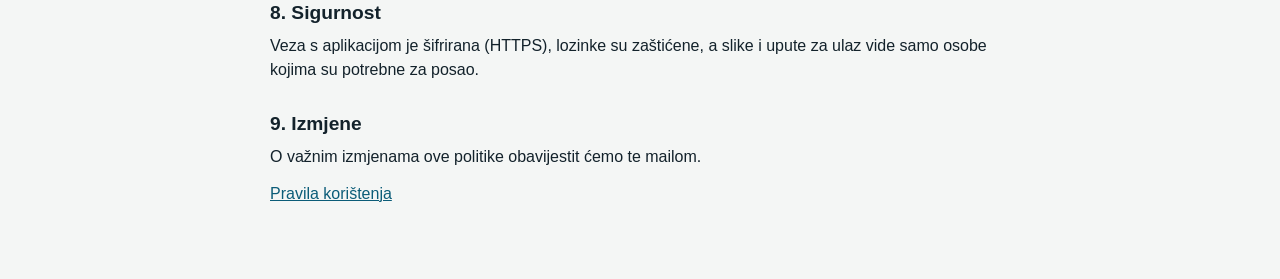
<file: privatnost.html>
<!doctype html>
<html lang="hr">
<head>
<meta charset="utf-8">
<meta name="viewport" content="width=device-width, initial-scale=1, viewport-fit=cover">
<title>Politika privatnosti · Čisto</title>
<meta name="theme-color" content="#0B5C78">
<link rel="icon" href="icon.png">
<link rel="apple-touch-icon" href="icon.png">
<meta name="apple-mobile-web-app-capable" content="yes">
<meta name="apple-mobile-web-app-title" content="Čisto">
<link rel="stylesheet" href="style.css">
</head>
<body class="">

<main class="main-public">
  
  
  
  
<header class="pub-top"><a class="brand" href="index.html"><span class="brand-mark"><svg class="ic" width="20" height="20" viewBox="0 0 24 24" fill="none" stroke="currentColor" stroke-width="2" stroke-linecap="round" stroke-linejoin="round" aria-hidden="true"><path d="M12 3v4M12 17v4M3 12h4M17 12h4M6 6l2.5 2.5M15.5 15.5 18 18M18 6l-2.5 2.5M8.5 15.5 6 18"/></svg></span>Čisto</a></header>
<article class="legal">
<h1>Politika privatnosti</h1>
<p class="muted">Vrijedi od: [DATUM OBJAVE]</p>

<h2>1. Tko obrađuje tvoje podatke</h2>
<p>Voditelj obrade je <strong>Vito Drnjević</strong>, koji upravlja aplikacijom Čisto. Za sva pitanja o osobnim podacima javi nam se na <a href="tel:+385957247144">+385 95 72 47 144</a>.</p>

<h2>2. Koje podatke prikupljamo</h2>
<ul>
  <li><strong>Podaci o računu:</strong> ime i prezime, naziv (za iznajmljivače), email, broj mobitela i lozinka. Lozinku spremamo samo u zaštićenom (hashiranom) obliku, pa je ni mi ne možemo pročitati.</li>
  <li><strong>Čistačice:</strong> kvartovi u kojima želiš raditi, prihvaćeni i odrađeni poslovi, ocjene, otkazivanja i razlozi otkazivanja.</li>
  <li><strong>Iznajmljivači:</strong> adrese objekata, upute za ulaz, popisi zadataka, linkovi kalendara te datumi dolazaka i odlazaka gostiju. Iz kalendara ne preuzimamo imena ni kontakte gostiju.</li>
  <li><strong>Slike</strong> prostora prije i poslije čišćenja, koje snima čistačica.</li>
  <li><strong>Tehnički podaci:</strong> kolačić za prijavu i zapis poslanih obavijesti.</li>
</ul>

<h2>3. Zašto i na temelju čega</h2>
<ul>
  <li><strong>Da bi aplikacija radila</strong> (račun, ponude, prihvaćanje, podsjetnici, obračun). Pravna osnova je izvršenje ugovora, čl. 6. st. 1. t. (b) Opće uredbe o zaštiti podataka (GDPR).</li>
  <li><strong>Sigurnost i kvaliteta</strong> (provjera čistačica, ocjene, sprječavanje zlouporaba, rješavanje prigovora uz pomoć slika). Pravna osnova je legitimni interes, čl. 6. st. 1. t. (f) GDPR-a.</li>
  <li><strong>Zakonske obveze</strong> (npr. računovodstvo i porezi), čl. 6. st. 1. t. (c) GDPR-a.</li>
  <li>Reklamne poruke šaljemo samo ako na to izričito pristaneš. Automatske obavijesti o poslovima nisu reklama.</li>
</ul>

<h2>4. Tko vidi tvoje podatke</h2>
<ul>
  <li><strong>Čistačica</strong> u ponudi vidi samo kvart, veličinu i cijenu. Točnu adresu vidi nakon prihvaćanja, a upute za ulaz tek večer prije čišćenja.</li>
  <li><strong>Iznajmljivač</strong> vidi ime, broj mobitela i ocjene čistačice koja je prihvatila njegovo čišćenje, kao i slike tog čišćenja.</li>
  <li><strong>Administrator</strong> vidi podatke potrebne za vođenje usluge.</li>
  <li><strong>Izvršitelji obrade:</strong> pružatelj hostinga (poslužitelj) i pružatelj usluge slanja maila, s kojima imamo ugovor o obradi podataka. [UPISATI NAZIVE, npr. Render / Hetzner, Brevo / Gmail]</li>
  <li>Tvoje podatke ne prodajemo i ne dajemo trećima u marketinške svrhe.</li>
</ul>

<h2>5. Koliko dugo čuvamo podatke</h2>
<ul>
  <li>Podatke o računu čuvamo dok ne obrišeš račun.</li>
  <li>Slike čišćenja i zapise poslanih obavijesti automatski brišemo nakon 12 mjeseci.</li>
  <li>Podatke potrebne za obračun i knjigovodstvo čuvamo onoliko dugo koliko propisuju porezni i računovodstveni propisi. Nakon brisanja računa čuvamo ih u anonimiziranom obliku.</li>
</ul>

<h2>6. Tvoja prava</h2>
<p>Imaš pravo na pristup svojim podacima, ispravak, brisanje („pravo na zaborav"), ograničenje obrade, prenosivost i prigovor. Račun i osobne podatke možeš sam obrisati u Profilu (gumb „Obriši moj račun"), a za sve ostalo javi nam se na <a href="tel:+385957247144">+385 95 72 47 144</a>. Odgovorit ćemo najkasnije u roku od 30 dana.</p>
<p>Ako smatraš da su ti prava povrijeđena, možeš podnijeti prigovor Agenciji za zaštitu osobnih podataka (AZOP), www.azop.hr.</p>

<h2>7. Kolačići</h2>
<p>Koristimo samo jedan nužni kolačić koji te drži prijavljenim. Ne koristimo kolačiće za praćenje ni oglašavanje.</p>

<h2>8. Sigurnost</h2>
<p>Veza s aplikacijom je šifrirana (HTTPS), lozinke su zaštićene, a slike i upute za ulaz vide samo osobe kojima su potrebne za posao.</p>

<h2>9. Izmjene</h2>
<p>O važnim izmjenama ove politike obavijestit ćemo te mailom.</p>
<p><a href="pravila.html">Pravila korištenja</a></p>
</article>

</main>

</body>
</html>
</file>
<file: style.css>
:root {
  --sea: #0B5C78; --sea-dark: #08465C; --sea-50: #E7F2F6; --sea-100: #CDE5EE;
  --ink: #13222B; --ink-2: #44555E; --ink-3: #5B6B73;
  --bg: #F4F6F5; --surface: #FFFFFF; --line: #DDE3E1;
  --ok: #1F6E46; --ok-bg: #E3F3EA; --warn: #7A4A00; --warn-bg: #FFF1D6;
  --danger: #A61B12; --danger-bg: #FDE9E7; --info: #0B5C78; --info-bg: #E7F2F6;
  --radius: 14px; --shadow: 0 1px 2px rgba(19,34,43,.06), 0 4px 14px rgba(19,34,43,.05);
  --font: -apple-system, BlinkMacSystemFont, "Segoe UI", Roboto, "Helvetica Neue", Arial, sans-serif;
}
* { box-sizing: border-box; }
html { -webkit-text-size-adjust: 100%; }
body { margin: 0; font-family: var(--font); font-size: 16px; line-height: 1.5; color: var(--ink); background: var(--bg); }
a { color: var(--sea); }
a:hover { color: var(--sea-dark); }
h1, h2, h3 { line-height: 1.2; margin: 0 0 .5em; }
h1 { font-size: 1.6rem; letter-spacing: -.01em; }
h2 { font-size: 1.2rem; }
h3 { font-size: 1.05rem; }
p { margin: 0 0 .8em; }
.ic { flex-shrink: 0; vertical-align: middle; }
.muted { color: var(--ink-3); }
.small { font-size: .875rem; }
.nowrap { white-space: nowrap; }
.sr-only { position: absolute; width: 1px; height: 1px; overflow: hidden; clip: rect(0 0 0 0); }

/* ---------- raspored ---------- */
.main { padding: 16px 16px calc(96px + env(safe-area-inset-bottom)); max-width: 1100px; margin: 0 auto; }
.main-public { padding: 0; }
.sidebar { display: none; }
.bottom-nav {
  position: fixed; left: 0; right: 0; bottom: 0; z-index: 20; display: flex; justify-content: space-around;
  background: var(--surface); border-top: 1px solid var(--line); padding: 6px 4px calc(6px + env(safe-area-inset-bottom));
}
.bottom-nav a { flex: 1; display: flex; flex-direction: column; align-items: center; gap: 2px; padding: 6px 2px;
  min-height: 52px; color: var(--ink-3); text-decoration: none; font-size: .72rem; font-weight: 600; border-radius: 10px; }
.bottom-nav a.active { color: var(--sea); background: var(--sea-50); }
@media (min-width: 900px) {
  body.has-nav { display: grid; grid-template-columns: 240px 1fr; }
  .bottom-nav { display: none; }
  .sidebar { display: flex; flex-direction: column; position: sticky; top: 0; height: 100vh; padding: 20px 14px;
    background: var(--surface); border-right: 1px solid var(--line); }
  .sidebar nav { display: flex; flex-direction: column; gap: 2px; margin-top: 18px; }
  .sidebar nav a { display: flex; align-items: center; gap: 12px; padding: 11px 12px; border-radius: 10px;
    color: var(--ink-2); text-decoration: none; font-weight: 600; }
  .sidebar nav a:hover { background: var(--bg); color: var(--ink); }
  .sidebar nav a.active { background: var(--sea-50); color: var(--sea); }
  .sidebar-foot { margin-top: auto; border-top: 1px solid var(--line); padding-top: 14px; }
  .who { display: flex; flex-direction: column; margin-bottom: 8px; }
  .who span { color: var(--ink-3); font-size: .85rem; }
  .main { padding: 32px 36px 48px; width: 100%; }
}
.brand { display: flex; align-items: center; gap: 10px; font-weight: 800; font-size: 1.3rem; color: var(--ink); text-decoration: none; }
.brand-mark { display: grid; place-items: center; width: 34px; height: 34px; border-radius: 10px; background: var(--sea); color: #fff; }

/* ---------- elementi ---------- */
.page-head { display: flex; flex-wrap: wrap; align-items: flex-end; justify-content: space-between; gap: 12px; margin-bottom: 18px; }
.page-head h1 { margin: 0; }
.page-head .sub { color: var(--ink-3); margin: 4px 0 0; }
.card { background: var(--surface); border: 1px solid var(--line); border-radius: var(--radius); padding: 18px; box-shadow: var(--shadow); margin-bottom: 16px; }
.card > h2:first-child, .card > h3:first-child { margin-top: 0; }
.grid { display: grid; gap: 16px; }
@media (min-width: 720px) { .grid-2 { grid-template-columns: repeat(2, minmax(0, 1fr)); } .grid-3 { grid-template-columns: repeat(3, minmax(0, 1fr)); } }
.stack { display: flex; flex-direction: column; gap: 10px; }
.row { display: flex; flex-wrap: wrap; align-items: center; gap: 10px; }
.between { justify-content: space-between; }
hr { border: 0; border-top: 1px solid var(--line); margin: 16px 0; }

.btn { display: inline-flex; align-items: center; justify-content: center; gap: 8px; min-height: 48px; padding: 0 20px;
  border-radius: 12px; border: 1px solid transparent; background: var(--sea); color: #fff; font: inherit; font-weight: 700;
  text-decoration: none; cursor: pointer; transition: background .15s; }
.btn:hover { background: var(--sea-dark); color: #fff; }
.btn-lg { min-height: 56px; font-size: 1.05rem; padding: 0 26px; }
.btn-block { width: 100%; }
.btn-secondary { background: var(--surface); color: var(--ink); border-color: var(--line); }
.btn-secondary:hover { background: var(--bg); color: var(--ink); }
.btn-danger { background: var(--danger); }
.btn-danger:hover { background: #821410; }
.btn-ok { background: var(--ok); }
.btn-ok:hover { background: #17573A; }
.btn-sm { min-height: 40px; padding: 0 14px; font-size: .92rem; border-radius: 10px; }
.icon-btn { display: inline-grid; place-items: center; width: 44px; height: 44px; border-radius: 10px; color: var(--ink); text-decoration: none; }
.icon-btn:hover { background: var(--bg); }
.link-btn { background: none; border: 0; padding: 8px 0; color: var(--ink-2); font: inherit; cursor: pointer; display: inline-flex; gap: 8px; align-items: center; }
.link-btn:hover { color: var(--ink); }

.badge { display: inline-block; padding: 3px 10px; border-radius: 999px; font-size: .78rem; font-weight: 700; white-space: nowrap; }
.badge-ok { background: var(--ok-bg); color: var(--ok); }
.badge-warn { background: var(--warn-bg); color: var(--warn); }
.badge-info { background: var(--info-bg); color: var(--info); }
.badge-muted { background: #EEF1F0; color: var(--ink-3); }
.badge-danger { background: var(--danger-bg); color: var(--danger); }

.flashes { display: flex; flex-direction: column; gap: 8px; margin-bottom: 16px; }
.main-public .flashes { max-width: 520px; margin: 16px auto 0; padding: 0 16px; }
.flash { padding: 12px 16px; border-radius: 12px; font-weight: 600; }
.flash-ok { background: var(--ok-bg); color: var(--ok); }
.flash-error { background: var(--danger-bg); color: var(--danger); }
.notice { padding: 14px 16px; border-radius: 12px; background: var(--warn-bg); color: var(--warn); margin-bottom: 16px; }
.notice-info { background: var(--info-bg); color: var(--info); }
.notice-danger { background: var(--danger-bg); color: var(--danger); }
.notice strong { display: block; }

/* ---------- forme ---------- */
label { display: block; font-weight: 650; margin-bottom: 6px; }
.field { margin-bottom: 16px; }
.hint { font-size: .87rem; color: var(--ink-3); font-weight: 400; margin-top: 4px; }
input[type=text], input[type=email], input[type=password], input[type=tel], input[type=number], input[type=date],
input[type=time], input[type=url], select, textarea {
  width: 100%; min-height: 48px; padding: 10px 14px; border: 1px solid #C5CECB; border-radius: 12px; background: #fff;
  font: inherit; color: var(--ink); }
textarea { min-height: 96px; resize: vertical; }
input:focus, select:focus, textarea:focus, .btn:focus-visible, a:focus-visible, button:focus-visible {
  outline: 3px solid var(--sea-100); outline-offset: 1px; border-color: var(--sea); }
.check { display: flex; align-items: flex-start; gap: 10px; font-weight: 500; cursor: pointer; }
.check input { width: 22px; height: 22px; margin: 1px 0 0; accent-color: var(--sea); flex-shrink: 0; }
.chips { display: flex; flex-wrap: wrap; gap: 8px; }
.chip { display: inline-flex; align-items: center; min-height: 40px; padding: 0 14px; border-radius: 999px;
  border: 1px solid var(--line); background: var(--surface); color: var(--ink-2); text-decoration: none; font-weight: 600; font-size: .92rem; }
.chip:hover { border-color: var(--sea); color: var(--sea); }
.chip.on { background: var(--sea); border-color: var(--sea); color: #fff; }
.chip-check { position: relative; }
.chip-check input { position: absolute; opacity: 0; inset: 0; cursor: pointer; }
.chip-check input:checked + span { background: var(--sea); border-color: var(--sea); color: #fff; }
.chip-check span { display: inline-flex; align-items: center; min-height: 40px; padding: 0 14px; border-radius: 999px; border: 1px solid var(--line); background: #fff; font-weight: 600; font-size: .92rem; }
.chip-check input:focus-visible + span { outline: 3px solid var(--sea-100); }
.form-2 { display: grid; gap: 0 16px; }
@media (min-width: 640px) { .form-2 { grid-template-columns: repeat(2, minmax(0, 1fr)); } }
details.more summary { cursor: pointer; font-weight: 700; color: var(--sea); padding: 8px 0; }

/* ---------- liste ---------- */
.row-card { display: flex; align-items: center; gap: 14px; padding: 14px; background: var(--surface); border: 1px solid var(--line);
  border-radius: var(--radius); text-decoration: none; color: inherit; margin-bottom: 10px; box-shadow: var(--shadow); }
.row-card:hover { border-color: var(--sea); color: inherit; }
.row-date { display: flex; flex-direction: column; align-items: center; justify-content: center; width: 52px; height: 52px;
  border-radius: 12px; background: var(--sea-50); color: var(--sea); flex-shrink: 0; line-height: 1.05; }
.row-date .d { font-weight: 800; font-size: 1.2rem; }
.row-date .m { font-size: .8rem; font-weight: 700; }
.row-main { flex: 1; min-width: 0; }
.row-title { font-weight: 700; overflow: hidden; text-overflow: ellipsis; white-space: nowrap; }
.row-sub { color: var(--ink-3); font-size: .9rem; }
.row-end { text-align: right; flex-shrink: 0; }
.day-title { font-size: .85rem; font-weight: 800; text-transform: uppercase; letter-spacing: .04em; color: var(--ink-3); margin: 20px 0 8px; }
.empty { text-align: center; padding: 32px 16px; color: var(--ink-3); }
.empty .ic { color: var(--sea); margin-bottom: 8px; }

.prop-grid { display: grid; gap: 14px; }
@media (min-width: 640px) { .prop-grid { grid-template-columns: repeat(2, minmax(0, 1fr)); } }
@media (min-width: 1100px) { .prop-grid { grid-template-columns: repeat(3, minmax(0, 1fr)); } }
.prop-card { display: block; padding: 16px; background: var(--surface); border: 1px solid var(--line); border-radius: var(--radius);
  text-decoration: none; color: inherit; box-shadow: var(--shadow); }
.prop-card:hover { border-color: var(--sea); color: inherit; }
.prop-card h3 { margin: 6px 0 4px; }
.kv { display: grid; grid-template-columns: auto 1fr; gap: 6px 14px; margin: 0; }
.kv dt { color: var(--ink-3); }
.kv dd { margin: 0; font-weight: 600; }

.stats { display: grid; grid-template-columns: repeat(2, minmax(0, 1fr)); gap: 12px; margin-bottom: 16px; }
@media (min-width: 720px) { .stats { grid-template-columns: repeat(4, minmax(0, 1fr)); } }
.stat { background: var(--surface); border: 1px solid var(--line); border-radius: var(--radius); padding: 14px 16px; text-decoration: none; color: inherit; }
.stat .n { font-size: 1.7rem; font-weight: 800; line-height: 1.1; }
.stat .l { color: var(--ink-3); font-size: .88rem; }
a.stat:hover { border-color: var(--sea); color: inherit; }
.stat.alert { background: var(--warn-bg); border-color: #F3D9A4; }

table.tbl { width: 100%; border-collapse: collapse; font-size: .94rem; }
.tbl th, .tbl td { text-align: left; padding: 10px 8px; border-bottom: 1px solid var(--line); vertical-align: top; }
.tbl th { font-size: .8rem; text-transform: uppercase; letter-spacing: .03em; color: var(--ink-3); }
.tbl td.num, .tbl th.num { text-align: right; white-space: nowrap; }
.table-wrap { overflow-x: auto; }

/* ---------- kalendar ---------- */
.cal-head { display: flex; align-items: center; justify-content: space-between; margin-bottom: 8px; }
.cal-grid { display: grid; grid-template-columns: repeat(7, minmax(0, 1fr)); gap: 3px; }
.cal-wd { text-align: center; font-size: .75rem; font-weight: 700; color: var(--ink-3); padding: 4px 0; text-transform: uppercase; }
.cal-day { position: relative; min-height: 64px; padding: 4px; border-radius: 8px; background: #FAFBFB; border: 1px solid #EDF0EF; font-size: .78rem; overflow: hidden; }
.cal-day.out { opacity: .45; }
.cal-day.occ { background: #DCEBF1; border-color: #C3DCE6; }
.cal-day.today { box-shadow: inset 0 0 0 2px var(--sea); }
.cal-num { font-weight: 700; }
.cal-mark { position: absolute; top: 3px; right: 5px; color: var(--sea); font-weight: 800; }
.cal-job { display: block; margin-top: 3px; padding: 2px 4px; border-radius: 5px; font-weight: 700; font-size: .72rem; text-decoration: none; white-space: nowrap; overflow: hidden; text-overflow: ellipsis; }
.cal-job.st-open { background: var(--warn-bg); color: var(--warn); border: 1px solid #EBC57A; }
.cal-job.urgent { background: var(--danger-bg); color: var(--danger); border-color: #F0B3AD; }
.cal-job.st-assigned, .cal-job.st-in_progress { background: var(--sea); color: #fff; }
.cal-job.st-done { background: var(--ok-bg); color: var(--ok); }
.cal-legend { display: flex; flex-wrap: wrap; gap: 6px 14px; margin-top: 10px; font-size: .8rem; color: var(--ink-3); }
.lg { display: inline-block; width: 12px; height: 12px; border-radius: 3px; margin-right: 5px; vertical-align: -1px; }
.lg.occ { background: #DCEBF1; border: 1px solid #C3DCE6; }
.lg.st-open { background: var(--warn-bg); border: 1px solid #EBC57A; }
.lg.st-assigned { background: var(--sea); }
.lg.st-done { background: var(--ok-bg); border: 1px solid #A8D8BD; }
.t-short { display: none; }
@media (max-width: 520px) { .cal-job-name, .t-long { display: none; } .t-short { display: inline; } .cal-job { text-align: center; padding: 2px 1px; } .cal-day { min-height: 54px; padding: 3px; } }

/* ---------- posao ---------- */
.job-hero { background: var(--sea); color: #fff; border-radius: var(--radius); padding: 20px; margin-bottom: 16px; }
.job-hero h1 { color: #fff; margin-bottom: 6px; }
.job-hero .meta { display: flex; flex-wrap: wrap; gap: 6px 16px; opacity: .95; }
.job-hero .meta span { display: inline-flex; align-items: center; gap: 6px; }
.job-hero .price { font-size: 1.9rem; font-weight: 800; margin-top: 10px; }
.job-hero .badge { background: rgba(255,255,255,.18); color: #fff; }
.sticky-actions { position: sticky; bottom: calc(76px + env(safe-area-inset-bottom)); z-index: 5; padding: 10px 0; background: linear-gradient(to top, var(--bg) 70%, rgba(244,246,245,0)); }
@media (min-width: 900px) { .sticky-actions { bottom: 0; } }
.checklist { list-style: none; padding: 0; margin: 0; }
.checklist li { border-bottom: 1px solid var(--line); }
.checklist li:last-child { border-bottom: 0; }
.checklist label { display: flex; align-items: center; gap: 12px; min-height: 52px; margin: 0; font-weight: 500; cursor: pointer; }
.checklist input { width: 26px; height: 26px; accent-color: var(--ok); flex-shrink: 0; }
.checklist input:checked + span { text-decoration: line-through; color: var(--ink-3); }
.progress { height: 8px; background: #E6EBEA; border-radius: 99px; overflow: hidden; margin: 6px 0 12px; }
.progress > div { height: 100%; background: var(--ok); width: 0; transition: width .2s; }
.photos { display: grid; grid-template-columns: repeat(3, minmax(0, 1fr)); gap: 8px; }
@media (min-width: 640px) { .photos { grid-template-columns: repeat(5, minmax(0, 1fr)); } }
.photos a { display: block; aspect-ratio: 1; border-radius: 10px; overflow: hidden; background: #E6EBEA; }
.photos img { width: 100%; height: 100%; object-fit: cover; display: block; }
.upload-btn { position: relative; overflow: hidden; }
.upload-btn input { position: absolute; inset: 0; opacity: 0; cursor: pointer; }
.secret { background: #FFF8E8; border: 1px dashed #E2C27A; border-radius: 12px; padding: 14px; white-space: pre-line; font-weight: 600; }
.star-input { display: flex; flex-direction: row-reverse; justify-content: flex-end; gap: 4px; }
.star-input input { position: absolute; opacity: 0; width: 1px; height: 1px; }
.star-input label { font-size: 2.2rem; color: #C9D1CF; cursor: pointer; margin: 0; line-height: 1; padding: 2px; }
.star-input input:checked ~ label, .star-input label:hover, .star-input label:hover ~ label { color: #D98E04; }
.star-input input:focus-visible + label { outline: 3px solid var(--sea-100); border-radius: 6px; }
.stars { color: #C9D1CF; letter-spacing: 1px; }
.stars .on { color: #B87700; }
.modal-card { border: 2px solid var(--ok); background: var(--ok-bg); }
.modal-card h2 { color: var(--ok); }

/* ---------- javne stranice ---------- */
.pub-top { display: flex; justify-content: space-between; align-items: center; padding: 16px 20px; max-width: 1100px; margin: 0 auto; }
.hero { max-width: 1100px; margin: 0 auto; padding: 28px 20px 40px; display: grid; gap: 28px; }
@media (min-width: 900px) { .hero { grid-template-columns: 1.1fr .9fr; align-items: center; padding: 56px 20px 64px; } }
.hero h1 { font-size: clamp(2rem, 5vw, 3.1rem); letter-spacing: -.02em; }
.hero p.lead { font-size: 1.15rem; color: var(--ink-2); max-width: 34em; }
.hero-card { background: var(--surface); border: 1px solid var(--line); border-radius: 20px; padding: 22px; box-shadow: var(--shadow); }
.steps { counter-reset: s; list-style: none; padding: 0; margin: 0; }
.steps li { counter-increment: s; position: relative; padding: 0 0 18px 46px; }
.steps li::before { content: counter(s); position: absolute; left: 0; top: 0; width: 32px; height: 32px; border-radius: 50%; background: var(--sea); color: #fff; display: grid; place-items: center; font-weight: 800; }
.section { max-width: 1100px; margin: 0 auto; padding: 0 20px 56px; }
.auth-box { max-width: 460px; margin: 24px auto 48px; padding: 0 16px; }
.role-cards { display: grid; gap: 14px; }
.role-card { display: block; padding: 20px; border: 2px solid var(--line); border-radius: 16px; background: #fff; text-decoration: none; color: inherit; }
.role-card:hover { border-color: var(--sea); color: inherit; }
.role-card h2 { margin: 8px 0 4px; }
.legal { max-width: 780px; margin: 0 auto; padding: 8px 20px 60px; }
.legal h2 { margin-top: 1.6em; }
.legal li { margin-bottom: .4em; }
.foot { text-align: center; color: var(--ink-3); font-size: .88rem; padding: 24px 16px 40px; }
.foot a { color: var(--ink-3); }

/* ---------- web stranica (naslovnica) ---------- */
html { scroll-behavior: smooth; }
section[id], #pocetak { scroll-margin-top: 110px; }
.lp-wrap { max-width: 1140px; margin: 0 auto; padding: 0 20px; }
.lp-top { position: sticky; top: 0; z-index: 30; background: rgba(244,246,245,.94); backdrop-filter: saturate(1.4) blur(8px); border-bottom: 1px solid var(--line); }
.lp-top-in { display: flex; align-items: center; justify-content: space-between; gap: 16px; min-height: 64px; }
.lp-links { display: none; gap: 4px; }
.lp-links a, .lp-links-m a { color: var(--ink-2); text-decoration: none; font-weight: 600; padding: 8px 10px; border-radius: 8px; white-space: nowrap; }
.lp-links a:hover, .lp-links-m a:hover { color: var(--sea); background: var(--sea-50); }
.lp-links-m { display: flex; gap: 2px; overflow-x: auto; padding: 0 12px 8px; scrollbar-width: none; font-size: .92rem; }
.lp-links-m::-webkit-scrollbar { display: none; }
@media (min-width: 980px) { .lp-links { display: flex; } .lp-links-m { display: none; } }
@media (max-width: 420px) { .lp-hide-xs { display: none; } }
.lp-eyebrow { text-transform: uppercase; letter-spacing: .06em; font-size: .8rem; font-weight: 800; color: var(--sea); margin-bottom: 10px; }
.lp-hero { padding: 36px 0 48px; background: linear-gradient(180deg, var(--bg) 0%, #E9F2F4 100%); }
.lp-hero-in { display: grid; gap: 36px; align-items: center; }
.lp-hero h1 { font-size: clamp(2rem, 5.2vw, 3.3rem); letter-spacing: -.025em; line-height: 1.08; margin-bottom: 18px; }
.lp-hero .lead { font-size: 1.15rem; color: var(--ink-2); max-width: 36em; }
.lp-ticks { list-style: none; padding: 0; margin: 22px 0 0; display: grid; gap: 8px; color: var(--ink-2); font-weight: 600; }
.lp-ticks .ic { color: var(--ok); margin-right: 6px; }
.lp-phone-col { display: flex; justify-content: center; gap: 18px; }
.lp-phone { width: min(300px, 78vw); border-radius: 40px; border: 10px solid #13222B; background: #13222B; overflow: hidden; box-shadow: 0 24px 60px rgba(19,34,43,.22); flex-shrink: 0; }
.lp-phone img { width: 100%; height: auto; aspect-ratio: 1 / 2; object-fit: cover; object-position: top; display: block; border-radius: 30px; }
.lp-phones-2 .lp-phone { width: min(250px, 42vw); border-width: 8px; border-radius: 32px; }
.lp-phones-2 .lp-phone img { border-radius: 24px; }
.lp-phones-2 .lp-phone:nth-child(2) { margin-top: 40px; }
@media (min-width: 900px) { .lp-hero { padding: 64px 0 80px; } .lp-hero-in { grid-template-columns: 1.15fr .85fr; } }
.lp-sec { padding: 64px 0; }
.lp-alt { background: var(--surface); border-top: 1px solid var(--line); border-bottom: 1px solid var(--line); }
.lp-dark { background: var(--sea); color: #fff; }
.lp-dark .lp-eyebrow { color: #A9D6E5; }
.lp-dark .lp-list li { color: #E6F1F5; }
.lp-dark .lp-list strong { color: #fff; }
.lp-btn-light { background: #fff; color: var(--sea); }
.lp-btn-light:hover { background: #E7F2F6; color: var(--sea-dark); }
.lp-h2 { font-size: clamp(1.6rem, 3.4vw, 2.3rem); letter-spacing: -.015em; margin-bottom: 10px; }
.lp-sub { color: var(--ink-2); font-size: 1.08rem; max-width: 42em; margin-bottom: 28px; }
.lp-steps { list-style: none; padding: 0; margin: 0; display: grid; gap: 16px; }
@media (min-width: 760px) { .lp-steps { grid-template-columns: repeat(2, minmax(0, 1fr)); } }
@media (min-width: 1080px) { .lp-steps { grid-template-columns: repeat(4, minmax(0, 1fr)); } }
.lp-steps li { background: var(--surface); border: 1px solid var(--line); border-radius: 16px; padding: 22px; }
.lp-steps .n { display: grid; place-items: center; width: 38px; height: 38px; border-radius: 50%; background: var(--sea); color: #fff; font-weight: 800; margin-bottom: 12px; }
.lp-steps p { color: var(--ink-2); margin: 0; }
.lp-split { display: grid; gap: 40px; align-items: center; }
@media (min-width: 900px) { .lp-split { grid-template-columns: 1fr 1fr; } .lp-split-rev > :first-child { order: 0; } }
@media (max-width: 899px) { .lp-split-rev > :first-child { order: 2; } }
.lp-list { list-style: none; padding: 0; margin: 0 0 24px; display: grid; gap: 14px; }
.lp-list li { padding-left: 30px; position: relative; color: var(--ink-2); }
.lp-list li::before { content: ""; position: absolute; left: 0; top: 4px; width: 18px; height: 18px; border-radius: 50%; background: var(--ok-bg); box-shadow: inset 0 0 0 5px var(--ok); }
.lp-dark .lp-list li::before { background: var(--sea); box-shadow: inset 0 0 0 5px #A9D6E5; }
.lp-list strong { color: var(--ink); }
.lp-cards { display: grid; gap: 16px; }
@media (min-width: 720px) { .lp-cards { grid-template-columns: repeat(auto-fit, minmax(220px, 1fr)); } }
.lp-card { background: var(--surface); border: 1px solid var(--line); border-radius: 16px; padding: 22px; }
.lp-alt .lp-card { background: var(--bg); }
.lp-card .ic { color: var(--sea); margin-bottom: 10px; }
.lp-card p { color: var(--ink-2); margin: 0; }
.lp-desk { border-radius: 14px; overflow: hidden; border: 1px solid var(--line); box-shadow: 0 24px 60px rgba(19,34,43,.14); }
.lp-desk img { width: 100%; height: auto; display: block; }
.lp-prices { display: grid; gap: 12px; grid-template-columns: repeat(2, minmax(0, 1fr)); }
@media (min-width: 760px) { .lp-prices { grid-template-columns: repeat(5, minmax(0, 1fr)); } }
.lp-price { background: var(--bg); border: 1px solid var(--line); border-radius: 14px; padding: 18px 16px; }
.lp-price .l { font-weight: 700; color: var(--ink-2); font-size: .95rem; }
.lp-price .p { font-size: 2rem; font-weight: 800; color: var(--sea); line-height: 1.2; margin-top: 6px; }
.lp-price .s { color: var(--ink-3); font-size: .85rem; }
.lp-notes { color: var(--ink-2); margin: 22px 0 0; padding-left: 20px; display: grid; gap: 6px; }
.lp-narrow { max-width: 780px; }
.lp-faq { background: var(--bg); border: 1px solid var(--line); border-radius: 14px; padding: 0 18px; margin-bottom: 10px; }
.lp-faq summary { cursor: pointer; font-weight: 700; padding: 16px 0; list-style-position: outside; }
.lp-faq p { color: var(--ink-2); margin: 0 0 16px; }
.lp-form { margin: 0; }
.lp-hp { position: absolute; left: -9999px; width: 1px; height: 1px; overflow: hidden; }
.lp-foot { background: var(--ink); color: #C9D4D8; padding: 44px 0 90px; }
.lp-foot a { color: #E3ECEF; }
.lp-foot-in { display: grid; gap: 24px; }
@media (min-width: 760px) { .lp-foot-in { grid-template-columns: 2fr 1fr 1fr; } .lp-foot { padding-bottom: 44px; } }
.lp-fab { position: fixed; right: 16px; bottom: calc(16px + env(safe-area-inset-bottom)); z-index: 25; box-shadow: 0 8px 24px rgba(11,92,120,.35); }
@media (min-width: 760px) { .lp-fab { display: none; } }

.lp-split.lp-top-align { align-items: start; }

.lp-call { font-weight: 600; color: var(--ink-2); }
.lp-call a { display: inline-flex; align-items: center; gap: 10px; margin-top: 6px; font-size: 1.6rem; font-weight: 800; color: var(--sea); text-decoration: none; }
.lp-call a:hover { color: var(--sea-dark); }
</file>
